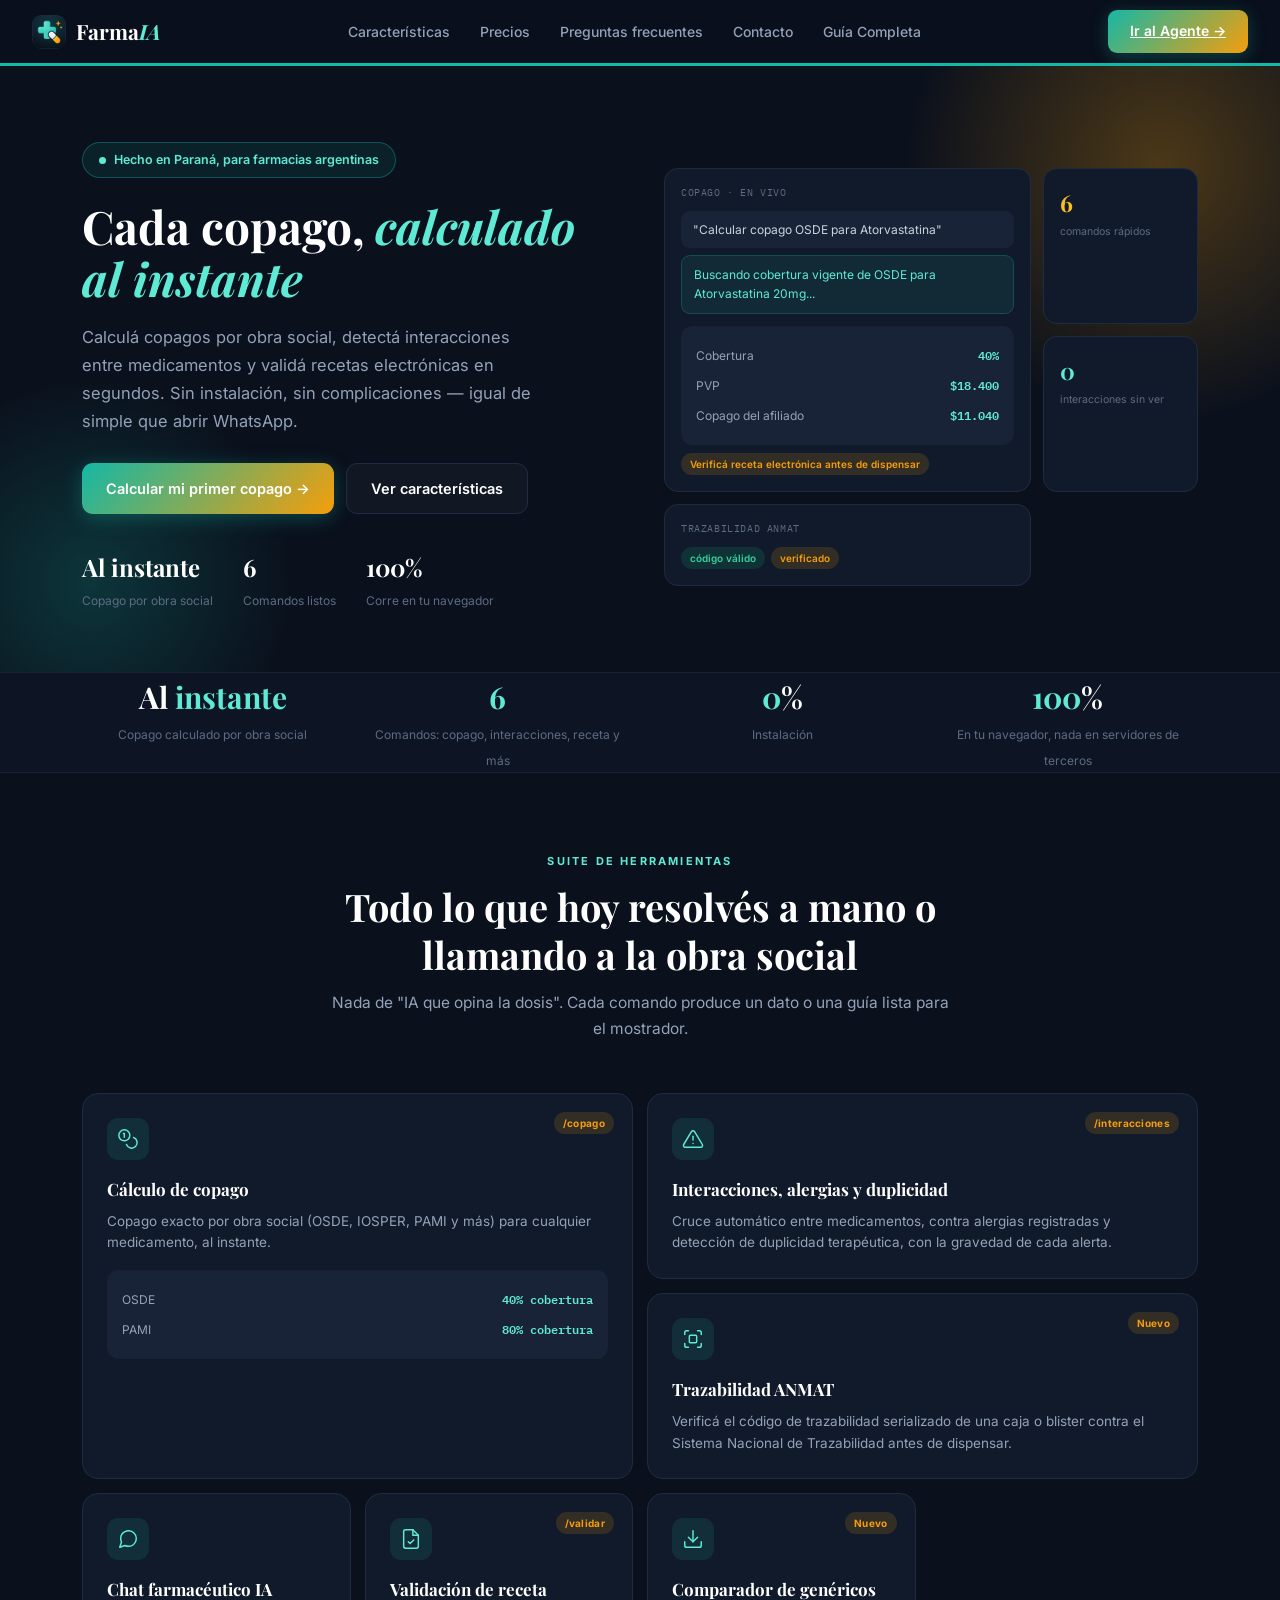
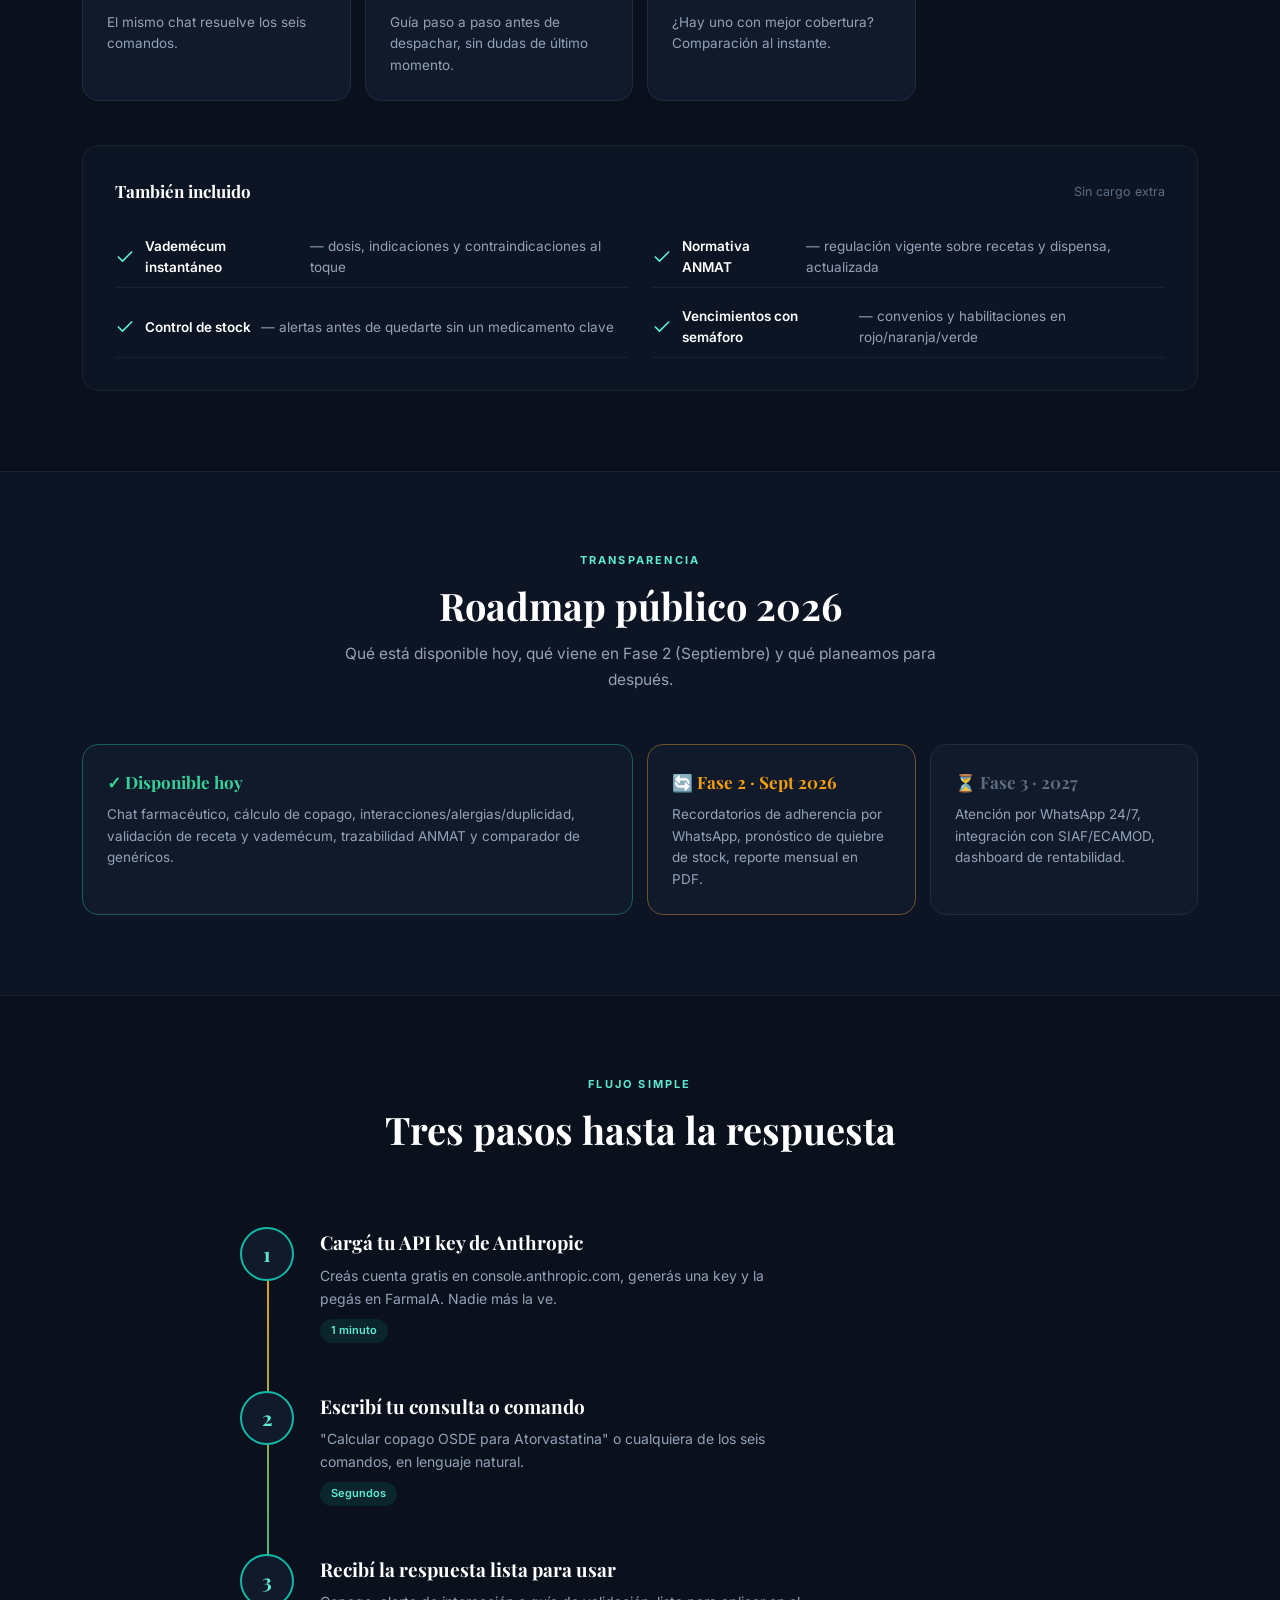
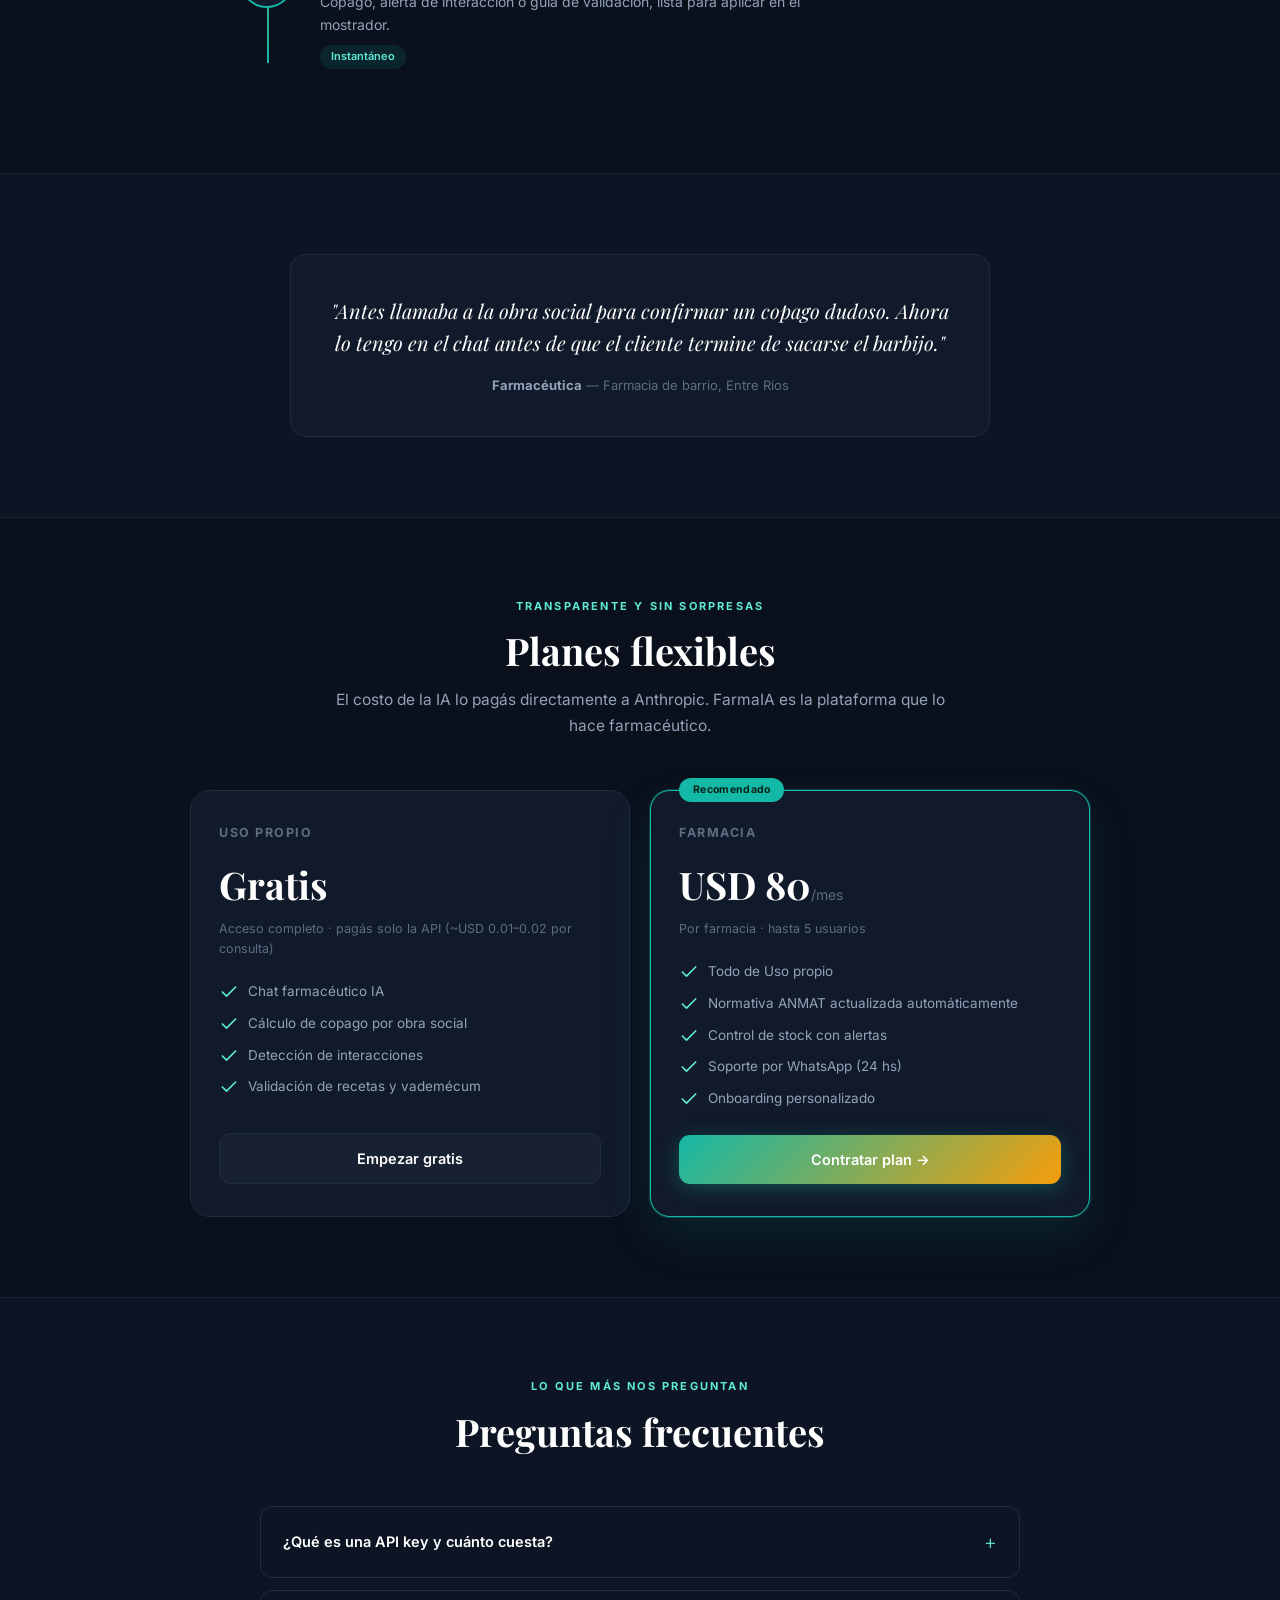
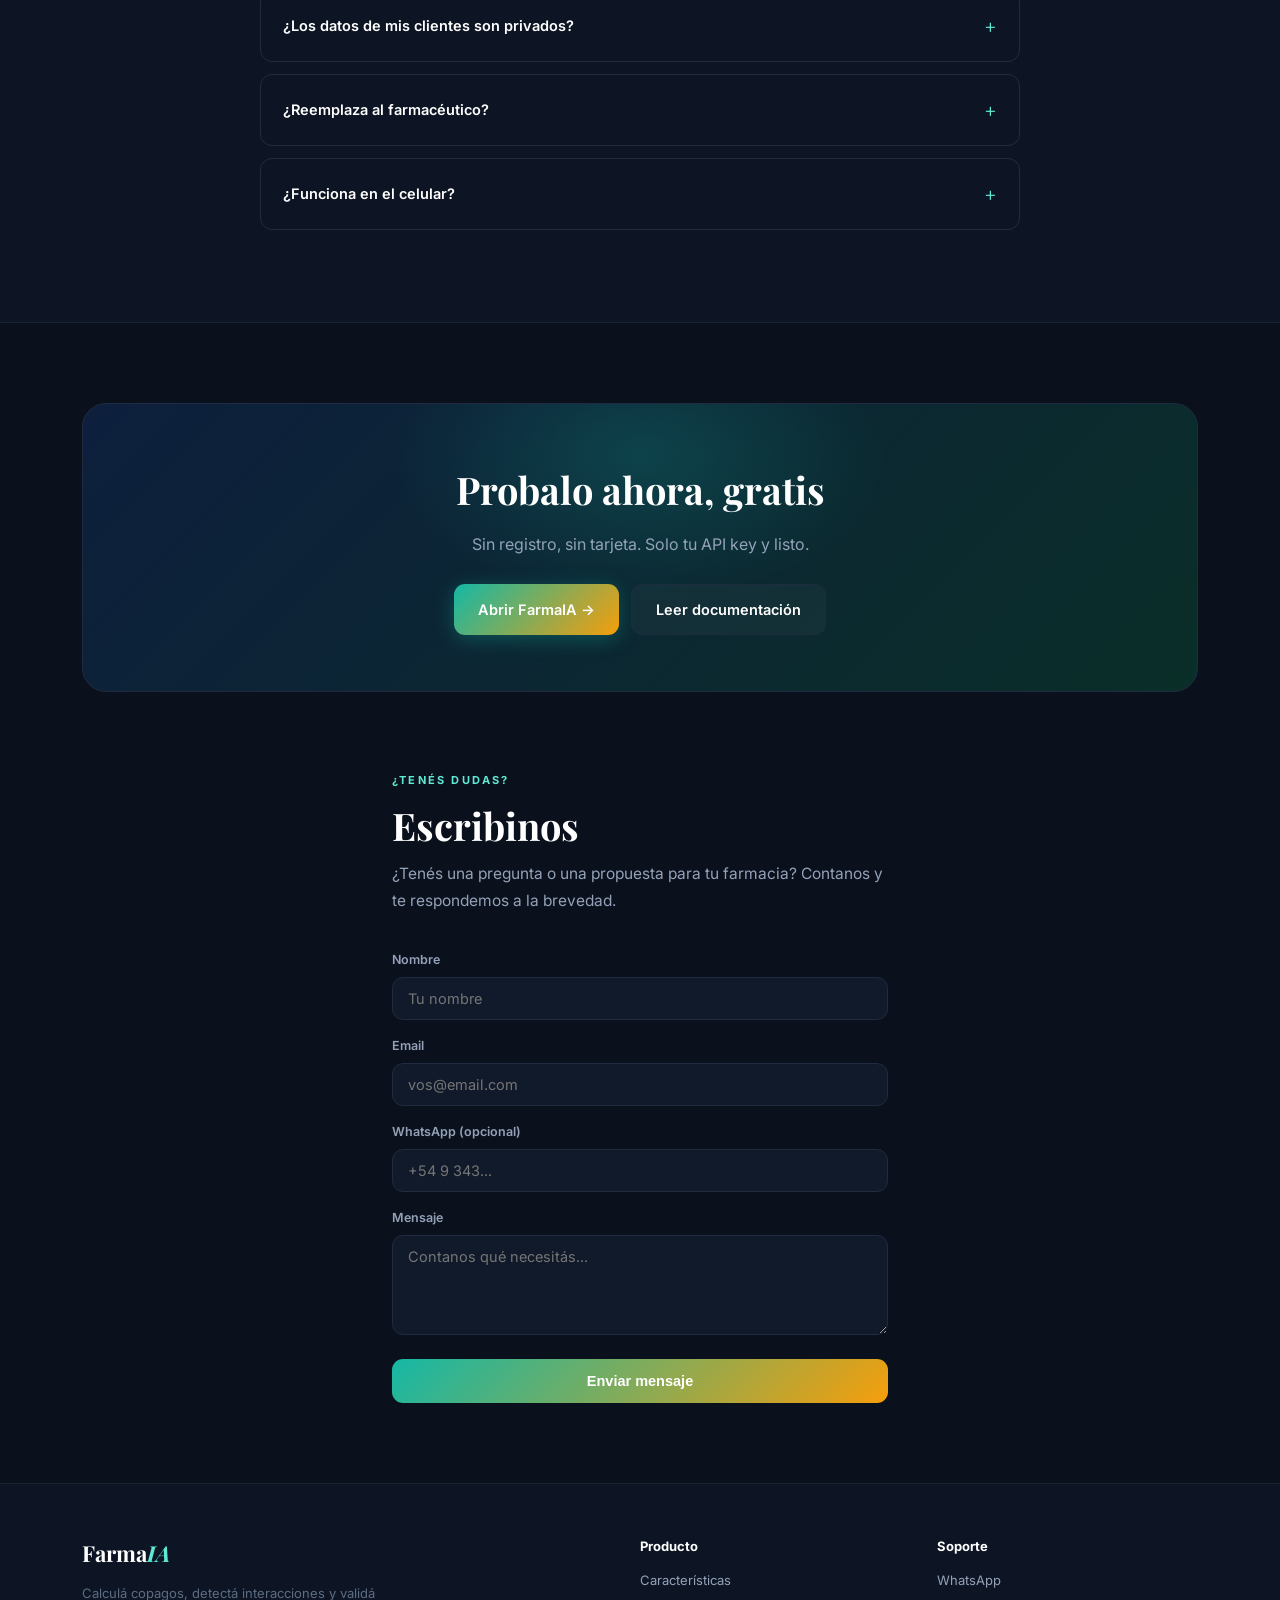
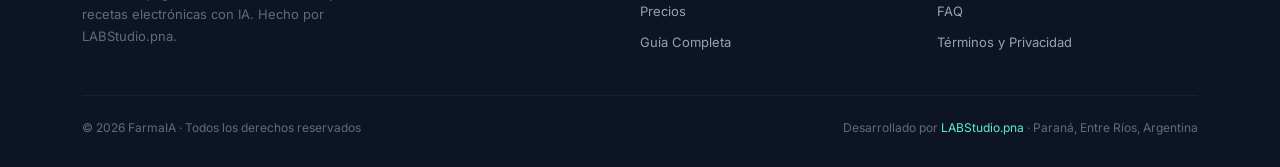
<file: index.html>
<!doctype html>
<html lang="es">
<head>
<meta charset="UTF-8">
<meta name="viewport" content="width=device-width, initial-scale=1.0">
<title>FarmaIA — Tu asistente de farmacia experto en IA</title>
<meta name="description" content="Calculá copagos por obra social, detectá interacciones entre medicamentos, validá recetas electrónicas y controlá stock con IA. El asistente para farmacias argentinas. Sin instalación, sin complicaciones.">

<link rel="icon" type="image/png" sizes="32x32" href="favicon-32.png">
<link rel="icon" type="image/png" sizes="16x16" href="favicon-16.png">
<link rel="icon" type="image/png" sizes="192x192" href="favicon-192.png">
<link rel="icon" type="image/png" sizes="512x512" href="favicon-512.png">
<link rel="apple-touch-icon" sizes="180x180" href="apple-touch-icon.png">
<link rel="shortcut icon" href="favicon.ico">
<link rel="manifest" href="site.webmanifest">
<meta name="theme-color" content="#0A101C">
<meta name="apple-mobile-web-app-capable" content="yes">
<meta name="apple-mobile-web-app-title" content="FarmaIA">

<meta property="og:type" content="website">
<meta property="og:title" content="FarmaIA — Tu asistente de farmacia experto en IA">
<meta property="og:description" content="Calculá copagos, detectá interacciones y validá recetas electrónicas con IA. Sin instalación, sin complicaciones.">
<meta property="og:image" content="https://labstudiopna.github.io/FarmaIA/og-image.png">
<meta property="og:image:width" content="1200">
<meta property="og:image:height" content="630">
<meta property="og:url" content="https://labstudiopna.github.io/FarmaIA/">
<meta name="twitter:card" content="summary_large_image">
<meta name="twitter:title" content="FarmaIA — Tu asistente de farmacia experto en IA">
<meta name="twitter:description" content="Calculá copagos, detectá interacciones y validá recetas electrónicas con IA.">
<meta name="twitter:image" content="https://labstudiopna.github.io/FarmaIA/og-image.png">

<link rel="preconnect" href="https://fonts.googleapis.com">
<link href="https://fonts.googleapis.com/css2?family=Playfair+Display:ital,wght@0,600;0,700;0,800;1,600&family=Inter:wght@400;500;600;700;800&family=IBM+Plex+Mono:wght@400;500;600&display=swap" rel="stylesheet">
<style>
*,*::before,*::after{box-sizing:border-box;margin:0;padding:0}
:root{
  --bg:#0A101C;--bg-2:#111A2A;--bg-3:#182338;--bg-soft:#0D1524;
  --border:#1F2C40;--border-soft:#182233;
  --text:#EAF0F8;--mid:#93A2B8;--dim:#5C6C82;
  --brand:#14B8A6;--brand-soft:#5EEAD4;--brand-2:#F59E0B;--brand-2-soft:#FBBF24;
  --amber:#F59E0B;--red:#F87171;--ok:#10B981;--ok-soft:#34D399;
  --serif:'Playfair Display',Georgia,serif;
  --sans:'Inter',system-ui,-apple-system,sans-serif;
  --mono:'IBM Plex Mono',monospace;
  --radius:16px;
}
</style>
<link rel="stylesheet" href="bento.css">
<script src="tracker.js" defer></script>
</head>
<body>

<nav>
  <a href="#" class="logo">
    <img src="favicon-192.png" alt="FarmaIA">
    <div class="logo-name">Farma<em>IA</em></div>
  </a>
  <ul class="nav-links">
    <li><a href="#features">Características</a></li>
    <li><a href="#pricing">Precios</a></li>
    <li><a href="#faq">Preguntas frecuentes</a></li>
    <li><a href="#contacto">Contacto</a></li>
    <li><a href="guia-completa.html" target="_blank">Guía Completa</a></li>
  </ul>
  <a href="agente-farmacia.html" class="nav-cta" id="nav-cta-desktop">Ir al Agente →</a>
  <button class="hamburger" id="hamburger" aria-label="Abrir menú" onclick="toggleMobileMenu()">
    <span></span><span></span><span></span>
  </button>
</nav>

<div class="mobile-menu" id="mobile-menu">
  <a href="#features" onclick="closeMobileMenu()">Características</a>
  <a href="#pricing" onclick="closeMobileMenu()">Precios</a>
  <a href="#faq" onclick="closeMobileMenu()">Preguntas frecuentes</a>
  <a href="#contacto" onclick="closeMobileMenu()">Contacto</a>
  <a href="guia-completa.html" target="_blank">Guía Completa</a>
  <a href="agente-farmacia.html" class="nav-cta">Ir al Agente →</a>
</div>

<!-- HERO -->
<section class="hero">
  <div class="hero-glow"></div>
  <div class="hero-glow-2"></div>
  <div class="container hero-grid">
    <div>
      <span class="pill"><span class="dot"></span>Hecho en Paraná, para farmacias argentinas</span>
      <h1>Cada copago, <em>calculado al instante</em></h1>
      <p class="lead">Calculá copagos por obra social, detectá interacciones entre medicamentos y validá recetas electrónicas en segundos. Sin instalación, sin complicaciones — igual de simple que abrir WhatsApp.</p>
      <div class="hero-cta">
        <a href="agente-farmacia.html" class="btn btn-primary">Calcular mi primer copago →</a>
        <a href="#features" class="btn btn-ghost">Ver características</a>
      </div>
      <div class="hero-stats">
        <div class="hstat"><b>Al instante</b><span>Copago por obra social</span></div>
        <div class="hstat"><b>6</b><span>Comandos listos</span></div>
        <div class="hstat"><b>100%</b><span>Corre en tu navegador</span></div>
      </div>
    </div>
    <div class="hero-bento">
      <div class="hb-tile hb-wide" style="grid-row:span 2">
        <div class="hb-tag">Copago · en vivo</div>
        <div class="hb-chat-u">"Calcular copago OSDE para Atorvastatina"</div>
        <div class="hb-chat-a">Buscando cobertura vigente de OSDE para Atorvastatina 20mg...</div>
        <div class="bento-hero-visual" style="margin-top:12px">
          <div class="bhv-row"><span>Cobertura</span><b>40%</b></div>
          <div class="bhv-row"><span>PVP</span><b>$18.400</b></div>
          <div class="bhv-row"><span>Copago del afiliado</span><b>$11.040</b></div>
        </div>
        <div class="hb-badges">
          <span class="hb-badge a">Verificá receta electrónica antes de dispensar</span>
        </div>
      </div>
      <div class="hb-tile">
        <div class="hb-big">6</div>
        <div class="hb-lbl">comandos rápidos</div>
      </div>
      <div class="hb-tile">
        <div class="hb-big g">0</div>
        <div class="hb-lbl">interacciones sin ver</div>
      </div>
      <div class="hb-tile hb-wide">
        <div class="hb-tag">Trazabilidad ANMAT</div>
        <div class="hb-badges">
          <span class="hb-badge g">código válido</span>
          <span class="hb-badge a">verificado</span>
        </div>
      </div>
    </div>
  </div>
</section>

<!-- TRUST STRIP -->
<section class="trust" style="padding:0">
  <div class="container trust-grid">
    <div class="tstat"><b>Al <em>instante</em></b><span>Copago calculado por obra social</span></div>
    <div class="tstat"><b><em>6</em></b><span>Comandos: copago, interacciones, receta y más</span></div>
    <div class="tstat"><b><em>0</em>%</b><span>Instalación</span></div>
    <div class="tstat"><b><em>100</em>%</b><span>En tu navegador, nada en servidores de terceros</span></div>
  </div>
</section>

<!-- FEATURES BENTO -->
<section id="features">
  <div class="container">
    <div class="section-head">
      <span class="eyebrow">Suite de herramientas</span>
      <h2>Todo lo que hoy resolvés a mano o llamando a la obra social</h2>
      <p>Nada de "IA que opina la dosis". Cada comando produce un dato o una guía lista para el mostrador.</p>
    </div>

    <div class="bento-grid">
      <div class="bento b-2x2">
        <span class="badge-new">/copago</span>
        <div class="icon-wrap"><svg viewBox="0 0 24 24" fill="none" stroke="currentColor" stroke-width="1.6" stroke-linecap="round" stroke-linejoin="round" width="22" height="22"><circle cx="8" cy="8" r="6"/><path d="M18.09 10.37A6 6 0 1 1 10.34 18M7 6h1v4"/></svg></div>
        <h3>Cálculo de copago</h3>
        <p>Copago exacto por obra social (OSDE, IOSPER, PAMI y más) para cualquier medicamento, al instante.</p>
        <div class="bento-hero-visual">
          <div class="bhv-row"><span>OSDE</span><b>40% cobertura</b></div>
          <div class="bhv-row"><span>PAMI</span><b>80% cobertura</b></div>
        </div>
      </div>
      <div class="bento b-2x1">
        <span class="badge-new">/interacciones</span>
        <div class="icon-wrap"><svg viewBox="0 0 24 24" fill="none" stroke="currentColor" stroke-width="1.6" stroke-linecap="round" stroke-linejoin="round" width="22" height="22"><path d="M10.29 3.86 1.82 18a2 2 0 0 0 1.71 3h16.94a2 2 0 0 0 1.71-3L13.71 3.86a2 2 0 0 0-3.42 0z"/><line x1="12" y1="9" x2="12" y2="13"/><line x1="12" y1="17" x2="12.01" y2="17"/></svg></div>
        <h3>Interacciones, alergias y duplicidad</h3>
        <p>Cruce automático entre medicamentos, contra alergias registradas y detección de duplicidad terapéutica, con la gravedad de cada alerta.</p>
      </div>
      <div class="bento b-2x1">
        <span class="badge-new">Nuevo</span>
        <div class="icon-wrap"><svg viewBox="0 0 24 24" fill="none" stroke="currentColor" stroke-width="1.6" stroke-linecap="round" stroke-linejoin="round" width="22" height="22"><path d="M3 7V5a2 2 0 0 1 2-2h2M17 3h2a2 2 0 0 1 2 2v2M21 17v2a2 2 0 0 1-2 2h-2M7 21H5a2 2 0 0 1-2-2v-2"/><rect x="8" y="8" width="8" height="8" rx="1"/></svg></div>
        <h3>Trazabilidad ANMAT</h3>
        <p>Verificá el código de trazabilidad serializado de una caja o blister contra el Sistema Nacional de Trazabilidad antes de dispensar.</p>
      </div>
      <div class="bento b-1x1">
        <div class="icon-wrap"><svg viewBox="0 0 24 24" fill="none" stroke="currentColor" stroke-width="1.6" stroke-linecap="round" stroke-linejoin="round" width="22" height="22"><path d="M21 11.5a8.38 8.38 0 0 1-.9 3.8 8.5 8.5 0 0 1-7.6 4.7 8.38 8.38 0 0 1-3.8-.9L3 21l1.9-5.7a8.38 8.38 0 0 1-.9-3.8 8.5 8.5 0 0 1 4.7-7.6 8.38 8.38 0 0 1 3.8-.9h.5a8.48 8.48 0 0 1 8 8v.5z"/></svg></div>
        <h3>Chat farmacéutico IA</h3>
        <p>El mismo chat resuelve los seis comandos.</p>
      </div>
      <div class="bento b-1x1">
        <span class="badge-new">/validar</span>
        <div class="icon-wrap"><svg viewBox="0 0 24 24" fill="none" stroke="currentColor" stroke-width="1.6" stroke-linecap="round" stroke-linejoin="round" width="22" height="22"><path d="M14 2H6a2 2 0 0 0-2 2v16a2 2 0 0 0 2 2h12a2 2 0 0 0 2-2V8z"/><path d="M14 2v6h6"/><path d="M9 15l2 2 4-4"/></svg></div>
        <h3>Validación de receta</h3>
        <p>Guía paso a paso antes de despachar, sin dudas de último momento.</p>
      </div>
      <div class="bento b-1x1">
        <span class="badge-new">Nuevo</span>
        <div class="icon-wrap"><svg viewBox="0 0 24 24" fill="none" stroke="currentColor" stroke-width="1.6" stroke-linecap="round" stroke-linejoin="round" width="22" height="22"><path d="M21 15v4a2 2 0 0 1-2 2H5a2 2 0 0 1-2-2v-4"/><polyline points="7 10 12 15 17 10"/><line x1="12" y1="15" x2="12" y2="3"/></svg></div>
        <h3>Comparador de genéricos</h3>
        <p>¿Hay uno con mejor cobertura? Comparación al instante.</p>
      </div>
    </div>

    <div class="included">
      <div class="included-head">
        <h4>También incluido</h4>
        <span>Sin cargo extra</span>
      </div>
      <div class="included-grid">
        <div class="inc-item"><span class="icon"><svg viewBox="0 0 24 24" fill="none" stroke="currentColor" stroke-width="2" stroke-linecap="round" stroke-linejoin="round" width="16" height="16"><polyline points="20 6 9 17 4 12"/></svg></span><b>Vademécum instantáneo</b> — dosis, indicaciones y contraindicaciones al toque</div>
        <div class="inc-item"><span class="icon"><svg viewBox="0 0 24 24" fill="none" stroke="currentColor" stroke-width="2" stroke-linecap="round" stroke-linejoin="round" width="16" height="16"><polyline points="20 6 9 17 4 12"/></svg></span><b>Normativa ANMAT</b> — regulación vigente sobre recetas y dispensa, actualizada</div>
        <div class="inc-item"><span class="icon"><svg viewBox="0 0 24 24" fill="none" stroke="currentColor" stroke-width="2" stroke-linecap="round" stroke-linejoin="round" width="16" height="16"><polyline points="20 6 9 17 4 12"/></svg></span><b>Control de stock</b> — alertas antes de quedarte sin un medicamento clave</div>
        <div class="inc-item"><span class="icon"><svg viewBox="0 0 24 24" fill="none" stroke="currentColor" stroke-width="2" stroke-linecap="round" stroke-linejoin="round" width="16" height="16"><polyline points="20 6 9 17 4 12"/></svg></span><b>Vencimientos con semáforo</b> — convenios y habilitaciones en rojo/naranja/verde</div>
      </div>
    </div>
  </div>
</section>

<!-- ROADMAP -->
<section style="background:var(--bg-soft);border-top:1px solid var(--border-soft);border-bottom:1px solid var(--border-soft)">
  <div class="container">
    <div class="section-head">
      <span class="eyebrow">Transparencia</span>
      <h2>Roadmap público 2026</h2>
      <p>Qué está disponible hoy, qué viene en Fase 2 (Septiembre) y qué planeamos para después.</p>
    </div>
    <div class="bento-grid">
      <div class="bento b-2x1" style="border-color:color-mix(in srgb, var(--ok) 35%, var(--border))">
        <h3 style="color:var(--ok-soft)">✓ Disponible hoy</h3>
        <p>Chat farmacéutico, cálculo de copago, interacciones/alergias/duplicidad, validación de receta y vademécum, trazabilidad ANMAT y comparador de genéricos.</p>
      </div>
      <div class="bento b-1x1" style="border-color:color-mix(in srgb, var(--amber) 35%, var(--border))">
        <h3 style="color:var(--amber)">🔄 Fase 2 · Sept 2026</h3>
        <p>Recordatorios de adherencia por WhatsApp, pronóstico de quiebre de stock, reporte mensual en PDF.</p>
      </div>
      <div class="bento b-1x1">
        <h3 style="color:var(--dim)">⏳ Fase 3 · 2027</h3>
        <p>Atención por WhatsApp 24/7, integración con SIAF/ECAMOD, dashboard de rentabilidad.</p>
      </div>
    </div>
  </div>
</section>

<!-- STEPS -->
<section>
  <div class="container">
    <div class="section-head">
      <span class="eyebrow">Flujo simple</span>
      <h2>Tres pasos hasta la respuesta</h2>
    </div>
    <div class="steps-wrap">
      <div class="step">
        <div class="stepn">1</div>
        <div>
          <div class="stept">Cargá tu API key de Anthropic</div>
          <div class="stepd">Creás cuenta gratis en console.anthropic.com, generás una key y la pegás en FarmaIA. Nadie más la ve.</div>
          <span class="stag">1 minuto</span>
        </div>
      </div>
      <div class="step">
        <div class="stepn">2</div>
        <div>
          <div class="stept">Escribí tu consulta o comando</div>
          <div class="stepd">"Calcular copago OSDE para Atorvastatina" o cualquiera de los seis comandos, en lenguaje natural.</div>
          <span class="stag">Segundos</span>
        </div>
      </div>
      <div class="step">
        <div class="stepn">3</div>
        <div>
          <div class="stept">Recibí la respuesta lista para usar</div>
          <div class="stepd">Copago, alerta de interacción o guía de validación, lista para aplicar en el mostrador.</div>
          <span class="stag">Instantáneo</span>
        </div>
      </div>
    </div>
  </div>
</section>

<!-- TESTIMONIAL -->
<section style="background:var(--bg-soft);border-top:1px solid var(--border-soft);border-bottom:1px solid var(--border-soft)">
  <div class="container">
    <div class="bento" style="max-width:700px;margin:0 auto;text-align:center;padding:40px">
      <p style="font-family:var(--serif);font-size:20px;font-style:italic;color:#fff;line-height:1.6;margin-bottom:16px">"Antes llamaba a la obra social para confirmar un copago dudoso. Ahora lo tengo en el chat antes de que el cliente termine de sacarse el barbijo."</p>
      <div style="font-size:13px;color:var(--dim)"><b style="color:var(--mid)">Farmacéutica</b> — Farmacia de barrio, Entre Ríos</div>
    </div>
  </div>
</section>

<!-- PRICING -->
<section id="pricing">
  <div class="container">
    <div class="section-head">
      <span class="eyebrow">Transparente y sin sorpresas</span>
      <h2>Planes flexibles</h2>
      <p>El costo de la IA lo pagás directamente a Anthropic. FarmaIA es la plataforma que lo hace farmacéutico.</p>
    </div>
    <div class="pgrid">
      <div class="plan">
        <h3>Uso propio</h3>
        <div class="price">Gratis</div>
        <div class="period">Acceso completo · pagás solo la API (~USD 0.01–0.02 por consulta)</div>
        <ul>
          <li><span class="icon"><svg viewBox="0 0 24 24" fill="none" stroke="currentColor" stroke-width="2" stroke-linecap="round" stroke-linejoin="round" width="16" height="16"><polyline points="20 6 9 17 4 12"/></svg></span>Chat farmacéutico IA</li>
          <li><span class="icon"><svg viewBox="0 0 24 24" fill="none" stroke="currentColor" stroke-width="2" stroke-linecap="round" stroke-linejoin="round" width="16" height="16"><polyline points="20 6 9 17 4 12"/></svg></span>Cálculo de copago por obra social</li>
          <li><span class="icon"><svg viewBox="0 0 24 24" fill="none" stroke="currentColor" stroke-width="2" stroke-linecap="round" stroke-linejoin="round" width="16" height="16"><polyline points="20 6 9 17 4 12"/></svg></span>Detección de interacciones</li>
          <li><span class="icon"><svg viewBox="0 0 24 24" fill="none" stroke="currentColor" stroke-width="2" stroke-linecap="round" stroke-linejoin="round" width="16" height="16"><polyline points="20 6 9 17 4 12"/></svg></span>Validación de recetas y vademécum</li>
        </ul>
        <a href="agente-farmacia.html" class="btn btn-ghost" style="justify-content:center">Empezar gratis</a>
      </div>
      <div class="plan feat">
        <span class="plan-badge">Recomendado</span>
        <h3>Farmacia</h3>
        <div class="price">USD 80<small>/mes</small></div>
        <div class="period">Por farmacia · hasta 5 usuarios</div>
        <ul>
          <li><span class="icon"><svg viewBox="0 0 24 24" fill="none" stroke="currentColor" stroke-width="2" stroke-linecap="round" stroke-linejoin="round" width="16" height="16"><polyline points="20 6 9 17 4 12"/></svg></span>Todo de Uso propio</li>
          <li><span class="icon"><svg viewBox="0 0 24 24" fill="none" stroke="currentColor" stroke-width="2" stroke-linecap="round" stroke-linejoin="round" width="16" height="16"><polyline points="20 6 9 17 4 12"/></svg></span>Normativa ANMAT actualizada automáticamente</li>
          <li><span class="icon"><svg viewBox="0 0 24 24" fill="none" stroke="currentColor" stroke-width="2" stroke-linecap="round" stroke-linejoin="round" width="16" height="16"><polyline points="20 6 9 17 4 12"/></svg></span>Control de stock con alertas</li>
          <li><span class="icon"><svg viewBox="0 0 24 24" fill="none" stroke="currentColor" stroke-width="2" stroke-linecap="round" stroke-linejoin="round" width="16" height="16"><polyline points="20 6 9 17 4 12"/></svg></span>Soporte por WhatsApp (24 hs)</li>
          <li><span class="icon"><svg viewBox="0 0 24 24" fill="none" stroke="currentColor" stroke-width="2" stroke-linecap="round" stroke-linejoin="round" width="16" height="16"><polyline points="20 6 9 17 4 12"/></svg></span>Onboarding personalizado</li>
        </ul>
        <a href="agente-farmacia.html" class="btn btn-primary" style="justify-content:center">Contratar plan →</a>
      </div>
    </div>
  </div>
</section>

<!-- FAQ -->
<section id="faq" style="background:var(--bg-soft);border-top:1px solid var(--border-soft);border-bottom:1px solid var(--border-soft)">
  <div class="container">
    <div class="section-head">
      <span class="eyebrow">Lo que más nos preguntan</span>
      <h2>Preguntas frecuentes</h2>
    </div>
    <div class="faq-wrap">
      <div class="faqitem">
        <div class="faqq" onclick="toggleFaq(this)">¿Qué es una API key y cuánto cuesta?<span class="faqico">+</span></div>
        <div class="faqa">Es una clave personal para usar la IA de Anthropic. Creás cuenta gratis en console.anthropic.com, cargás crédito y generás tu key. Con USD 5 hacés varios cientos de consultas.</div>
      </div>
      <div class="faqitem">
        <div class="faqq" onclick="toggleFaq(this)">¿Los datos de mis clientes son privados?<span class="faqico">+</span></div>
        <div class="faqa">Sí. FarmaIA no tiene backend propio. Tu API key y las consultas van directo de tu navegador a Anthropic. Al cerrar la pestaña, todo se borra del dispositivo salvo lo que decidas guardar.</div>
      </div>
      <div class="faqitem">
        <div class="faqq" onclick="toggleFaq(this)">¿Reemplaza al farmacéutico?<span class="faqico">+</span></div>
        <div class="faqa">No. Es una herramienta de apoyo. Acelera cálculos y detecta alertas, pero la validación final de cualquier dispensa siempre es de un profesional matriculado.</div>
      </div>
      <div class="faqitem">
        <div class="faqq" onclick="toggleFaq(this)">¿Funciona en el celular?<span class="faqico">+</span></div>
        <div class="faqa">Sí, es responsive. Funciona bien en smartphone y tablet detrás del mostrador, sin instalar ninguna app.</div>
      </div>
    </div>
  </div>
</section>

<!-- CTA FINAL -->
<section id="contacto">
  <div class="container">
    <div class="cta-final">
      <h2>Probalo ahora, gratis</h2>
      <p>Sin registro, sin tarjeta. Solo tu API key y listo.</p>
      <div class="hero-cta">
        <a href="agente-farmacia.html" class="btn btn-primary">Abrir FarmaIA →</a>
        <a href="guia-completa.html" target="_blank" class="btn btn-ghost">Leer documentación</a>
      </div>
    </div>
  </div>
</section>

<!-- CONTACTO -->
<section style="padding-top:0">
  <div class="container contact-wrap">
    <div class="section-head" style="text-align:left;margin-bottom:0">
      <span class="eyebrow">¿Tenés dudas?</span>
      <h2>Escribinos</h2>
      <p>¿Tenés una pregunta o una propuesta para tu farmacia? Contanos y te respondemos a la brevedad.</p>
    </div>
    <form class="cform" id="contactForm" action="https://formspree.io/f/mojgnpzn" method="POST">
      <div class="cfield">
        <label for="cf-name">Nombre</label>
        <input id="cf-name" type="text" name="name" required placeholder="Tu nombre">
      </div>
      <div class="cfield">
        <label for="cf-email">Email</label>
        <input id="cf-email" type="email" name="email" required placeholder="vos@email.com">
      </div>
      <div class="cfield">
        <label for="cf-whatsapp">WhatsApp (opcional)</label>
        <input id="cf-whatsapp" type="tel" name="whatsapp" placeholder="+54 9 343...">
      </div>
      <div class="cfield">
        <label for="cf-msg">Mensaje</label>
        <textarea id="cf-msg" name="message" required placeholder="Contanos qué necesitás..."></textarea>
      </div>
      <input type="hidden" name="_subject" value="Nuevo contacto — FarmaIA">
      <button type="submit" class="cform-submit" id="cform-submit">Enviar mensaje</button>
      <div class="cform-status" id="cform-status" role="status" aria-live="polite"></div>
    </form>
  </div>
</section>

<!-- FOOTER -->
<footer class="site">
  <div class="container">
    <div class="foot-grid">
      <div class="foot-brand">
        <div class="logo-name">Farma<em>IA</em></div>
        <p>Calculá copagos, detectá interacciones y validá recetas electrónicas con IA. Hecho por LABStudio.pna.</p>
      </div>
      <div class="foot-links">
        <b>Producto</b>
        <a href="#features">Características</a>
        <a href="#pricing">Precios</a>
        <a href="guia-completa.html">Guía Completa</a>
      </div>
      <div class="foot-links">
        <b>Soporte</b>
        <a href="https://wa.me/5493435344597?text=Hola,%20quiero%20info%20sobre%20FarmaIA">WhatsApp</a>
        <a href="#faq">FAQ</a>
        <a href="terminos.html">Términos y Privacidad</a>
      </div>
    </div>
    <div class="foot-bottom">
      <span>© 2026 FarmaIA · Todos los derechos reservados</span>
      <span>Desarrollado por <a href="https://labstudiopna.github.io" target="_blank">LABStudio.pna</a> · Paraná, Entre Ríos, Argentina</span>
    </div>
  </div>
</footer>

<script>
function toggleMobileMenu(){
  document.getElementById('hamburger').classList.toggle('active');
  document.getElementById('mobile-menu').classList.toggle('active');
}
function closeMobileMenu(){
  document.getElementById('hamburger').classList.remove('active');
  document.getElementById('mobile-menu').classList.remove('active');
}
document.querySelector('.logo').addEventListener('click', closeMobileMenu);

function toggleFaq(el){
  const item=el.parentElement;
  const isOpen=item.classList.contains('open');
  document.querySelectorAll('.faqitem').forEach(i=>i.classList.remove('open'));
  if(!isOpen)item.classList.add('open');
}

(function(){
  const isTouch = window.matchMedia('(hover: none)').matches;
  const cards = document.querySelectorAll('.bento, .hb-tile');
  cards.forEach(card => {
    card.addEventListener('mousemove', (e) => {
      const r = card.getBoundingClientRect();
      card.style.setProperty('--mx', (e.clientX - r.left) + 'px');
      card.style.setProperty('--my', (e.clientY - r.top) + 'px');
      if (isTouch) return;
      const rx = (((e.clientY - r.top) / r.height) - 0.5) * -4;
      const ry = (((e.clientX - r.left) / r.width) - 0.5) * 4;
      card.style.transform = `perspective(700px) rotateX(${rx}deg) rotateY(${ry}deg) translateY(-2px)`;
    });
    card.addEventListener('mouseleave', () => {
      card.style.transform = 'perspective(700px) rotateX(0) rotateY(0) translateY(0)';
    });
  });
})();

const obs = new IntersectionObserver(entries => {
  entries.forEach(e => {
    if (e.isIntersecting) { e.target.style.opacity = '1'; e.target.style.transform = 'translateY(0)'; }
  });
}, { threshold: 0.1 });
document.querySelectorAll('.bento, .step, .plan, .hb-tile').forEach(el => {
  el.style.opacity = '0'; el.style.transform = 'translateY(16px)';
  el.style.transition = 'opacity .5s ease, transform .5s ease';
  obs.observe(el);
});

const contactForm = document.getElementById('contactForm');
if (contactForm) {
  contactForm.addEventListener('submit', async (e) => {
    e.preventDefault();
    const btn = document.getElementById('cform-submit');
    const status = document.getElementById('cform-status');
    btn.disabled = true;
    btn.textContent = 'Enviando...';
    status.className = 'cform-status show';
    status.textContent = '';
    try {
      const res = await fetch(contactForm.action, { method: 'POST', body: new FormData(contactForm), headers: { 'Accept': 'application/json' } });
      if (res.ok) {
        status.className = 'cform-status show ok';
        status.textContent = '¡Listo! Te respondemos a la brevedad.';
        contactForm.reset();
      } else { throw new Error('error'); }
    } catch (err) {
      status.className = 'cform-status show err';
      status.textContent = 'No pudimos enviar el mensaje. Escribinos por WhatsApp.';
    } finally {
      btn.disabled = false;
      btn.textContent = 'Enviar mensaje';
    }
  });
}
</script>
</body>
</html>
</file>
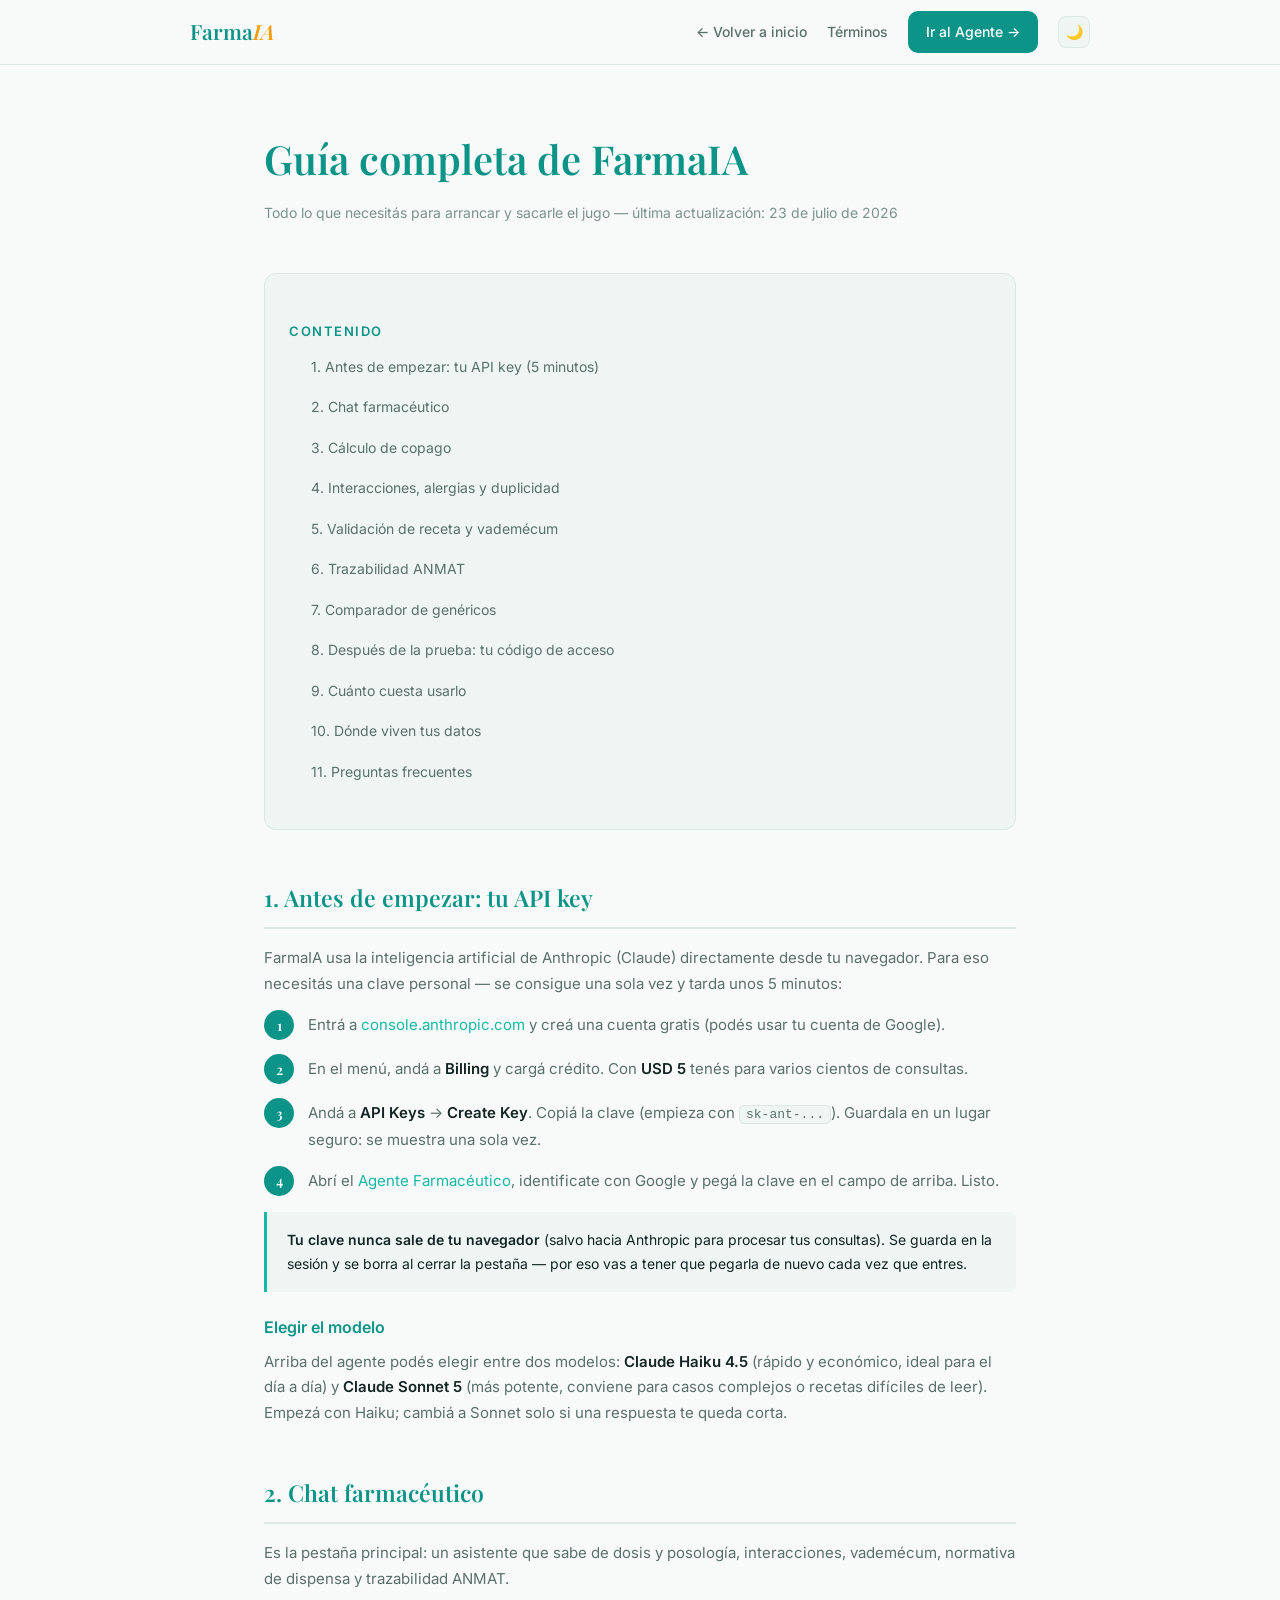
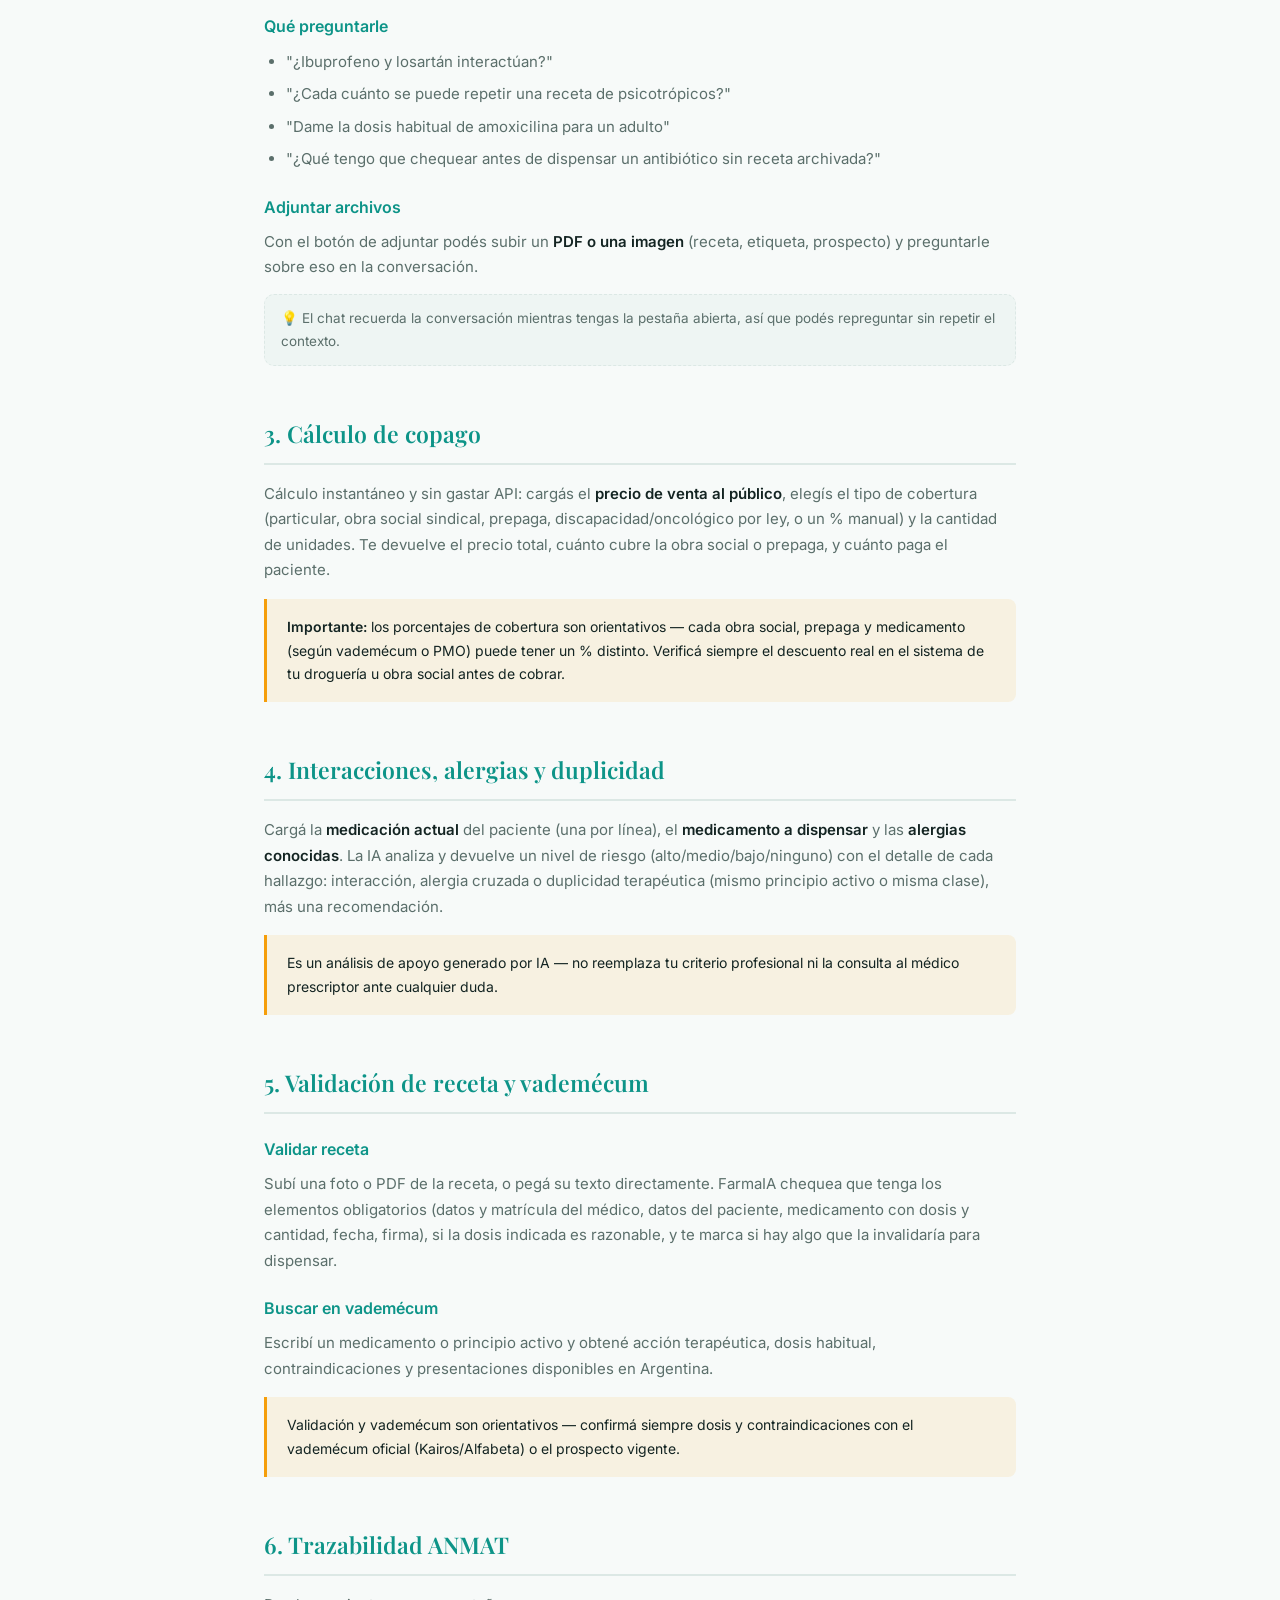
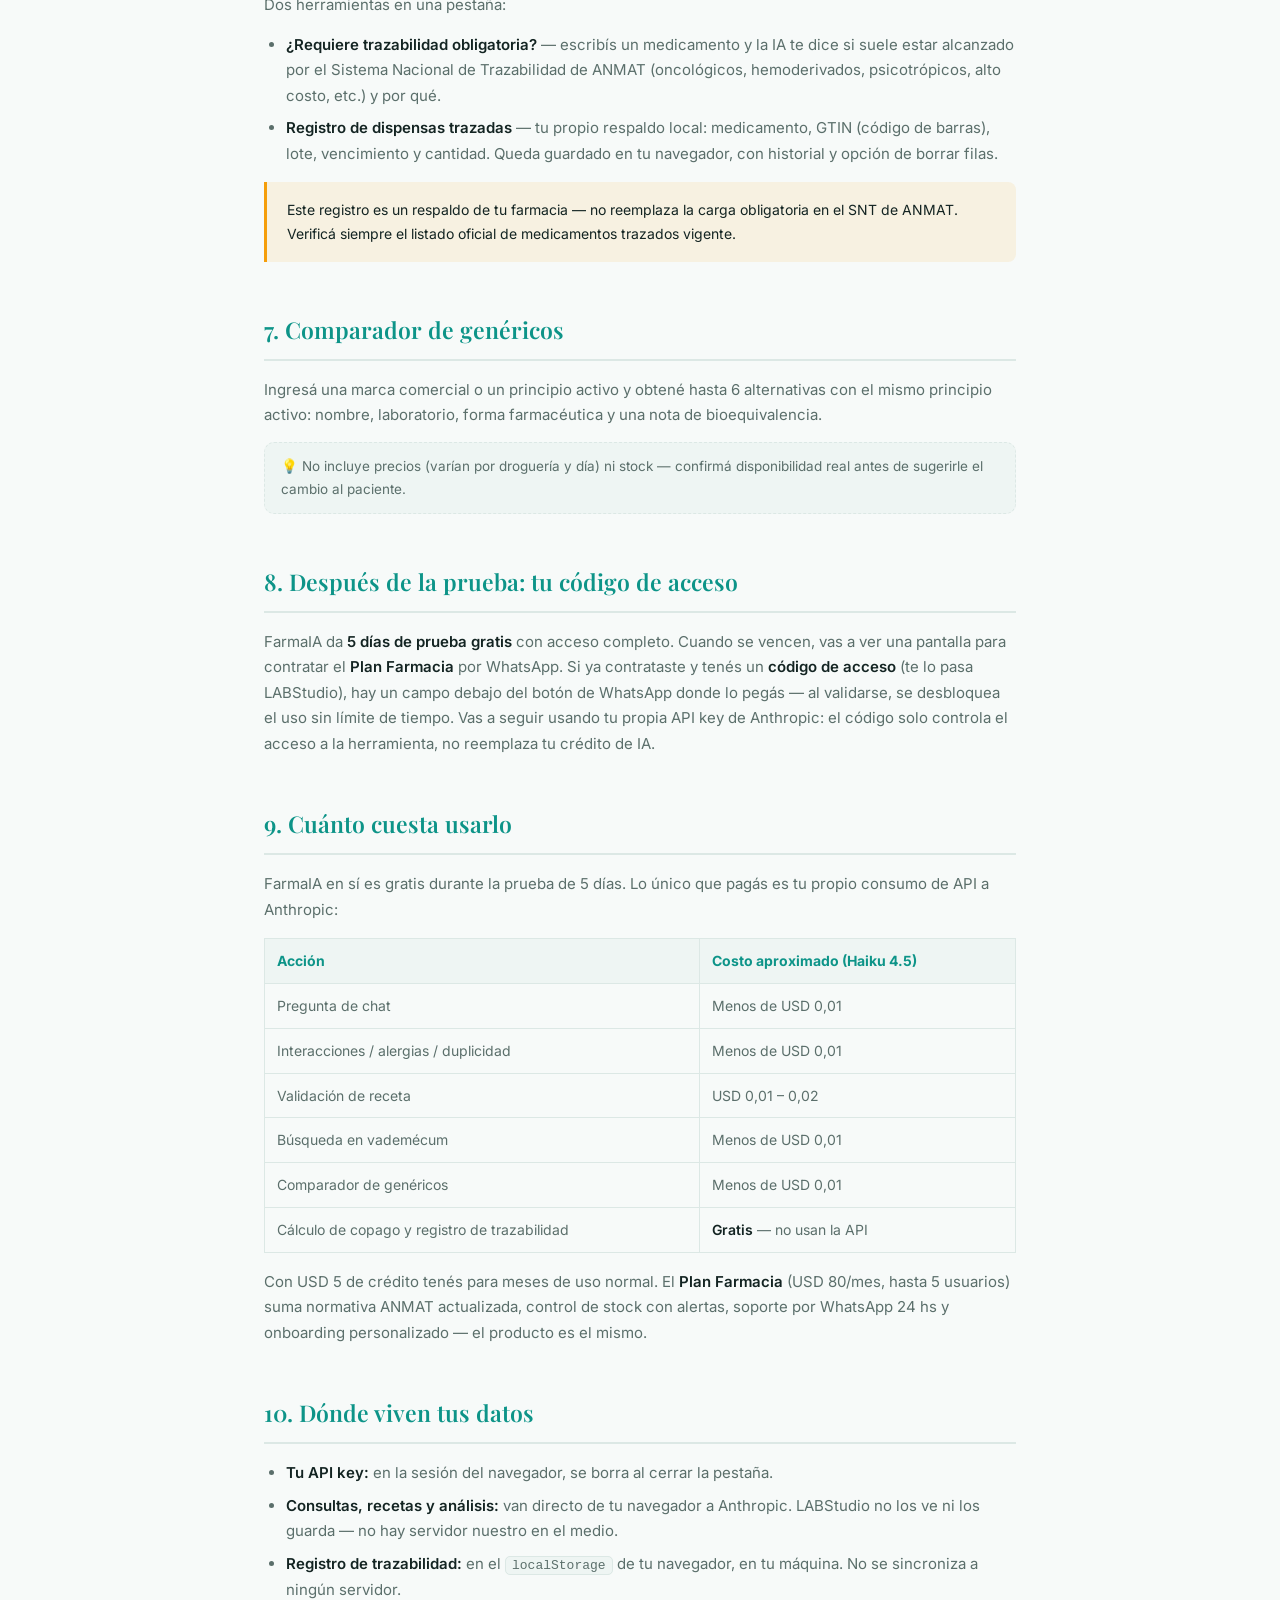
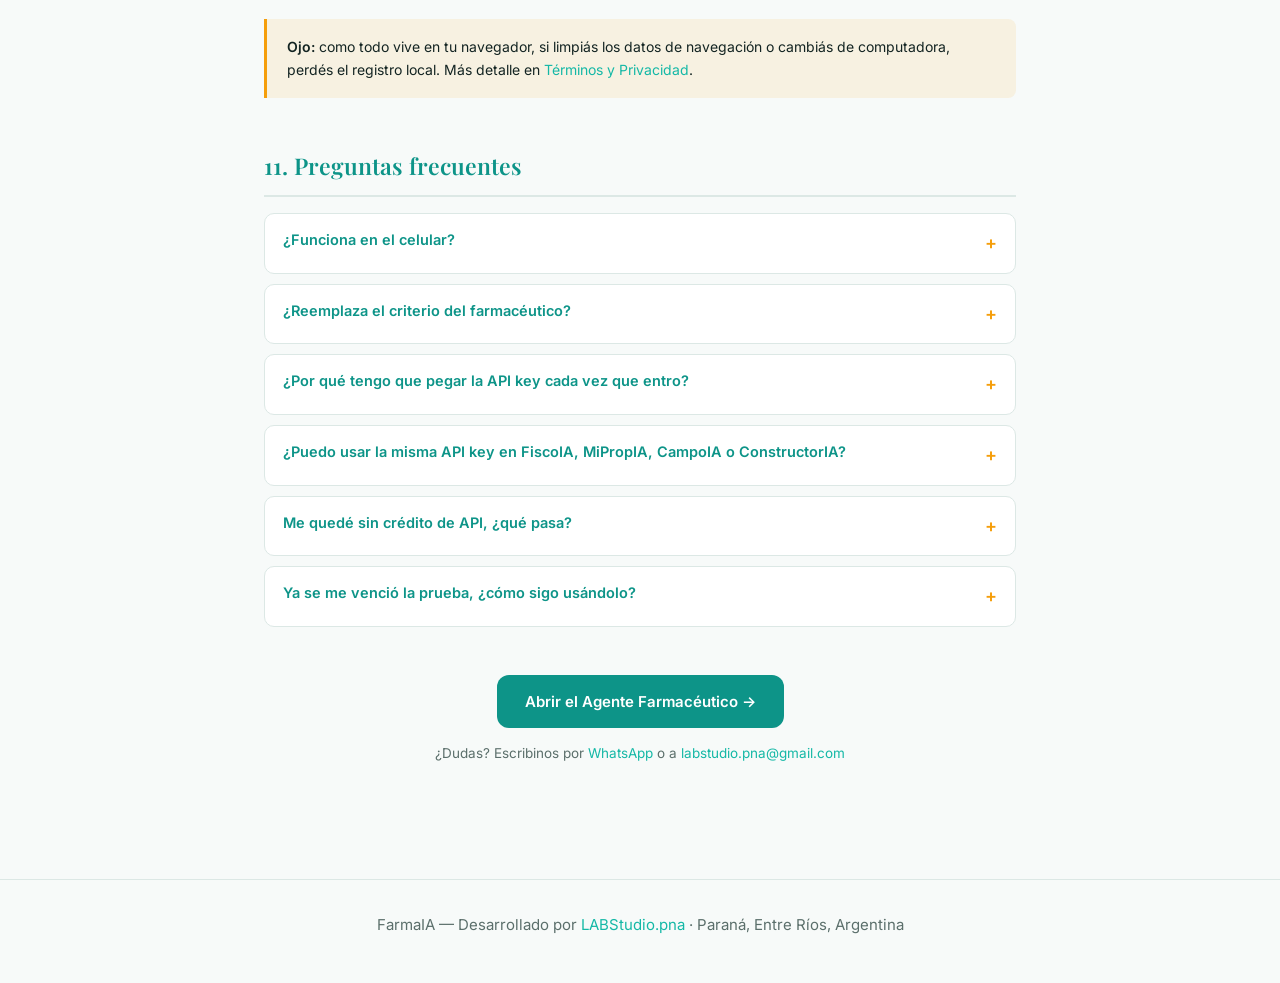
<file: guia-completa.html>
<!DOCTYPE html>
<html lang="es">
<head>
<meta charset="UTF-8">
<meta name="viewport" content="width=device-width, initial-scale=1.0">
<title>Guía completa — FarmaIA</title>
<meta name="description" content="Guía completa de FarmaIA: cómo conseguir tu API key, calcular copagos, revisar interacciones, validar recetas, llevar trazabilidad ANMAT y comparar genéricos.">
<link rel="icon" type="image/png" sizes="32x32" href="favicon-32.png">
<link rel="icon" type="image/png" sizes="192x192" href="favicon-192.png">
<link rel="shortcut icon" href="favicon.ico">
<link href="https://fonts.googleapis.com/css2?family=Playfair+Display:ital,wght@0,500;0,600;0,700;1,500&family=Inter:wght@400;500;600;700&display=swap" rel="stylesheet">
<style>
*,*::before,*::after{box-sizing:border-box;margin:0;padding:0}
:root{
  --brand:#0D9488;--brand-light:#14B8A6;--accent:#F59E0B;
  --border:#DCE8E5;--text:#132422;--mid:#5B6F6B;--dim:#7C918D;
  --heading:#0D9488;
  --bg-page:#F7FAF9;--surface:#fff;--surface-2:#EEF5F3;
  --serif:'Playfair Display',Georgia,serif;
  --sans:'Inter',system-ui,sans-serif;
}
[data-theme="dark"]{
  --border:rgba(255,255,255,.12);--text:#EAF3F1;--mid:#9FB3AF;--dim:#7C918D;
  --heading:#5EEAD4;
  --bg-page:#0B1615;--surface:#152825;--surface-2:#111F1D;
}
body{font-family:var(--sans);color:var(--text);background:var(--bg-page);line-height:1.7;transition:background .2s,color .2s}

header{position:sticky;top:0;z-index:100;background:var(--bg-page);border-bottom:1px solid var(--border);padding:0 24px}
.nav{max-width:900px;margin:0 auto;height:64px;display:flex;align-items:center;justify-content:space-between}
.logo{font-family:var(--serif);font-weight:600;font-size:21px;color:var(--heading);text-decoration:none}
.logo em{font-style:italic;color:var(--accent)}
.nav-links{display:flex;gap:20px;align-items:center}
.nav-links a{color:var(--mid);text-decoration:none;font-size:14px;font-weight:500}
.nav-links a:hover{color:var(--heading)}
.nav-cta{background:var(--brand);color:#fff !important;padding:9px 18px;border-radius:10px;font-weight:600}
#theme-toggle{background:var(--surface-2);border:1px solid var(--border);border-radius:8px;width:32px;height:32px;display:flex;align-items:center;justify-content:center;cursor:pointer;font-size:14px}

.container{max-width:800px;margin:0 auto;padding:60px 24px 100px}
h1{font-family:var(--serif);font-size:clamp(28px,4vw,40px);font-weight:600;color:var(--heading);margin-bottom:8px}
.subtitulo{color:var(--dim);font-size:14px;margin-bottom:48px}
.toc{background:var(--surface-2);border:1px solid var(--border);border-radius:12px;padding:24px;margin-bottom:48px}
.toc h3{font-size:13px;color:var(--heading);margin-bottom:12px;text-transform:uppercase;letter-spacing:.12em;font-family:var(--sans);font-weight:600}
.toc ul{list-style:none;display:flex;flex-direction:column;gap:8px}
.toc a{color:var(--mid);text-decoration:none;font-size:14px}
.toc a:hover{color:var(--brand-light)}

section{margin-bottom:48px;scroll-margin-top:80px}
h2{font-family:var(--serif);font-size:23px;font-weight:600;color:var(--heading);margin-bottom:16px;padding-bottom:10px;border-bottom:2px solid var(--border)}
h3{font-size:16px;font-weight:600;color:var(--heading);margin:22px 0 8px}
p{color:var(--mid);margin-bottom:14px;font-size:15px}
ul,ol{color:var(--mid);margin:0 0 14px 22px;font-size:15px}
li{margin-bottom:7px}
strong{color:var(--text);font-weight:600}
code{background:var(--surface-2);border:1px solid var(--border);border-radius:5px;padding:1px 6px;font-size:13px}
a.inline{color:var(--brand-light);text-decoration:none}

.paso{display:flex;gap:14px;margin-bottom:14px;align-items:flex-start}
.paso .n{width:30px;height:30px;border-radius:50%;background:var(--brand);color:#fff;font-family:var(--serif);font-weight:600;display:flex;align-items:center;justify-content:center;flex-shrink:0;font-size:14px}
.paso p{margin:2px 0 0}

.highlight{background:var(--surface-2);border-left:3px solid var(--brand-light);border-radius:0 8px 8px 0;padding:16px 20px;margin:16px 0}
.highlight p{margin:0;color:var(--text);font-size:14px}
.warning{background:rgba(245,158,11,.10);border-left:3px solid var(--accent);border-radius:0 8px 8px 0;padding:16px 20px;margin:16px 0}
.warning p{margin:0;color:var(--text);font-size:14px}
.tip{font-size:13.5px;color:var(--mid);background:var(--surface-2);border:1px dashed var(--border);border-radius:10px;padding:12px 16px;margin:12px 0}

table{width:100%;border-collapse:collapse;margin:16px 0;font-size:14px}
th{background:var(--surface-2);color:var(--heading);text-align:left;padding:10px 12px;border:1px solid var(--border)}
td{padding:10px 12px;border:1px solid var(--border);color:var(--mid)}

details.faq{border:1px solid var(--border);border-radius:10px;margin-bottom:10px;background:var(--surface)}
details.faq summary{padding:14px 18px;cursor:pointer;font-weight:600;font-size:14.5px;color:var(--heading);list-style:none;display:flex;justify-content:space-between}
details.faq summary::-webkit-details-marker{display:none}
details.faq summary::after{content:"+";color:var(--accent);font-size:18px}
details.faq[open] summary::after{content:"–"}
details.faq p{padding:0 18px 14px;font-size:14px}

footer{border-top:1px solid var(--border);padding:32px 24px;text-align:center;color:var(--dim);font-size:13px}
footer a{color:var(--brand-light);text-decoration:none}

@media(max-width:640px){
  .container{padding:40px 16px 60px}
  .nav-links a:not(.nav-cta){display:none}
}
</style>
</head>
<body>

<header>
  <div class="nav">
    <a href="index.html" class="logo">Farma<em>IA</em></a>
    <div class="nav-links">
      <a href="index.html">← Volver a inicio</a>
      <a href="terminos.html">Términos</a>
      <a href="agente-farmacia.html" class="nav-cta">Ir al Agente →</a>
      <button id="theme-toggle" onclick="toggleTheme()" title="Cambiar tema">🌙</button>
    </div>
  </div>
</header>

<div class="container">
  <h1>Guía completa de FarmaIA</h1>
  <p class="subtitulo">Todo lo que necesitás para arrancar y sacarle el jugo — última actualización: 23 de julio de 2026</p>

  <div class="toc">
    <h3>Contenido</h3>
    <ul>
      <li><a href="#empezar">1. Antes de empezar: tu API key (5 minutos)</a></li>
      <li><a href="#chat">2. Chat farmacéutico</a></li>
      <li><a href="#copago">3. Cálculo de copago</a></li>
      <li><a href="#interacciones">4. Interacciones, alergias y duplicidad</a></li>
      <li><a href="#receta">5. Validación de receta y vademécum</a></li>
      <li><a href="#trazabilidad">6. Trazabilidad ANMAT</a></li>
      <li><a href="#genericos">7. Comparador de genéricos</a></li>
      <li><a href="#acceso">8. Después de la prueba: tu código de acceso</a></li>
      <li><a href="#costos">9. Cuánto cuesta usarlo</a></li>
      <li><a href="#privacidad">10. Dónde viven tus datos</a></li>
      <li><a href="#faq">11. Preguntas frecuentes</a></li>
    </ul>
  </div>

  <section id="empezar">
    <h2>1. Antes de empezar: tu API key</h2>
    <p>FarmaIA usa la inteligencia artificial de Anthropic (Claude) directamente desde tu navegador. Para eso necesitás una clave personal — se consigue una sola vez y tarda unos 5 minutos:</p>
    <div class="paso"><div class="n">1</div><p>Entrá a <a class="inline" href="https://console.anthropic.com" target="_blank">console.anthropic.com</a> y creá una cuenta gratis (podés usar tu cuenta de Google).</p></div>
    <div class="paso"><div class="n">2</div><p>En el menú, andá a <strong>Billing</strong> y cargá crédito. Con <strong>USD 5</strong> tenés para varios cientos de consultas.</p></div>
    <div class="paso"><div class="n">3</div><p>Andá a <strong>API Keys</strong> → <strong>Create Key</strong>. Copiá la clave (empieza con <code>sk-ant-...</code>). Guardala en un lugar seguro: se muestra una sola vez.</p></div>
    <div class="paso"><div class="n">4</div><p>Abrí el <a class="inline" href="agente-farmacia.html">Agente Farmacéutico</a>, identificate con Google y pegá la clave en el campo de arriba. Listo.</p></div>
    <div class="highlight"><p><strong>Tu clave nunca sale de tu navegador</strong> (salvo hacia Anthropic para procesar tus consultas). Se guarda en la sesión y se borra al cerrar la pestaña — por eso vas a tener que pegarla de nuevo cada vez que entres.</p></div>
    <h3>Elegir el modelo</h3>
    <p>Arriba del agente podés elegir entre dos modelos: <strong>Claude Haiku 4.5</strong> (rápido y económico, ideal para el día a día) y <strong>Claude Sonnet 5</strong> (más potente, conviene para casos complejos o recetas difíciles de leer). Empezá con Haiku; cambiá a Sonnet solo si una respuesta te queda corta.</p>
  </section>

  <section id="chat">
    <h2>2. Chat farmacéutico</h2>
    <p>Es la pestaña principal: un asistente que sabe de dosis y posología, interacciones, vademécum, normativa de dispensa y trazabilidad ANMAT.</p>
    <h3>Qué preguntarle</h3>
    <ul>
      <li>"¿Ibuprofeno y losartán interactúan?"</li>
      <li>"¿Cada cuánto se puede repetir una receta de psicotrópicos?"</li>
      <li>"Dame la dosis habitual de amoxicilina para un adulto"</li>
      <li>"¿Qué tengo que chequear antes de dispensar un antibiótico sin receta archivada?"</li>
    </ul>
    <h3>Adjuntar archivos</h3>
    <p>Con el botón de adjuntar podés subir un <strong>PDF o una imagen</strong> (receta, etiqueta, prospecto) y preguntarle sobre eso en la conversación.</p>
    <div class="tip">💡 El chat recuerda la conversación mientras tengas la pestaña abierta, así que podés repreguntar sin repetir el contexto.</div>
  </section>

  <section id="copago">
    <h2>3. Cálculo de copago</h2>
    <p>Cálculo instantáneo y sin gastar API: cargás el <strong>precio de venta al público</strong>, elegís el tipo de cobertura (particular, obra social sindical, prepaga, discapacidad/oncológico por ley, o un % manual) y la cantidad de unidades. Te devuelve el precio total, cuánto cubre la obra social o prepaga, y cuánto paga el paciente.</p>
    <div class="warning"><p><strong>Importante:</strong> los porcentajes de cobertura son orientativos — cada obra social, prepaga y medicamento (según vademécum o PMO) puede tener un % distinto. Verificá siempre el descuento real en el sistema de tu droguería u obra social antes de cobrar.</p></div>
  </section>

  <section id="interacciones">
    <h2>4. Interacciones, alergias y duplicidad</h2>
    <p>Cargá la <strong>medicación actual</strong> del paciente (una por línea), el <strong>medicamento a dispensar</strong> y las <strong>alergias conocidas</strong>. La IA analiza y devuelve un nivel de riesgo (alto/medio/bajo/ninguno) con el detalle de cada hallazgo: interacción, alergia cruzada o duplicidad terapéutica (mismo principio activo o misma clase), más una recomendación.</p>
    <div class="warning"><p>Es un análisis de apoyo generado por IA — no reemplaza tu criterio profesional ni la consulta al médico prescriptor ante cualquier duda.</p></div>
  </section>

  <section id="receta">
    <h2>5. Validación de receta y vademécum</h2>
    <h3>Validar receta</h3>
    <p>Subí una foto o PDF de la receta, o pegá su texto directamente. FarmaIA chequea que tenga los elementos obligatorios (datos y matrícula del médico, datos del paciente, medicamento con dosis y cantidad, fecha, firma), si la dosis indicada es razonable, y te marca si hay algo que la invalidaría para dispensar.</p>
    <h3>Buscar en vademécum</h3>
    <p>Escribí un medicamento o principio activo y obtené acción terapéutica, dosis habitual, contraindicaciones y presentaciones disponibles en Argentina.</p>
    <div class="warning"><p>Validación y vademécum son orientativos — confirmá siempre dosis y contraindicaciones con el vademécum oficial (Kairos/Alfabeta) o el prospecto vigente.</p></div>
  </section>

  <section id="trazabilidad">
    <h2>6. Trazabilidad ANMAT</h2>
    <p>Dos herramientas en una pestaña:</p>
    <ul>
      <li><strong>¿Requiere trazabilidad obligatoria?</strong> — escribís un medicamento y la IA te dice si suele estar alcanzado por el Sistema Nacional de Trazabilidad de ANMAT (oncológicos, hemoderivados, psicotrópicos, alto costo, etc.) y por qué.</li>
      <li><strong>Registro de dispensas trazadas</strong> — tu propio respaldo local: medicamento, GTIN (código de barras), lote, vencimiento y cantidad. Queda guardado en tu navegador, con historial y opción de borrar filas.</li>
    </ul>
    <div class="warning"><p>Este registro es un respaldo de tu farmacia — no reemplaza la carga obligatoria en el SNT de ANMAT. Verificá siempre el listado oficial de medicamentos trazados vigente.</p></div>
  </section>

  <section id="genericos">
    <h2>7. Comparador de genéricos</h2>
    <p>Ingresá una marca comercial o un principio activo y obtené hasta 6 alternativas con el mismo principio activo: nombre, laboratorio, forma farmacéutica y una nota de bioequivalencia.</p>
    <div class="tip">💡 No incluye precios (varían por droguería y día) ni stock — confirmá disponibilidad real antes de sugerirle el cambio al paciente.</div>
  </section>

  <section id="acceso">
    <h2>8. Después de la prueba: tu código de acceso</h2>
    <p>FarmaIA da <strong>5 días de prueba gratis</strong> con acceso completo. Cuando se vencen, vas a ver una pantalla para contratar el <strong>Plan Farmacia</strong> por WhatsApp. Si ya contrataste y tenés un <strong>código de acceso</strong> (te lo pasa LABStudio), hay un campo debajo del botón de WhatsApp donde lo pegás — al validarse, se desbloquea el uso sin límite de tiempo. Vas a seguir usando tu propia API key de Anthropic: el código solo controla el acceso a la herramienta, no reemplaza tu crédito de IA.</p>
  </section>

  <section id="costos">
    <h2>9. Cuánto cuesta usarlo</h2>
    <p>FarmaIA en sí es gratis durante la prueba de 5 días. Lo único que pagás es tu propio consumo de API a Anthropic:</p>
    <table>
      <tr><th>Acción</th><th>Costo aproximado (Haiku 4.5)</th></tr>
      <tr><td>Pregunta de chat</td><td>Menos de USD 0,01</td></tr>
      <tr><td>Interacciones / alergias / duplicidad</td><td>Menos de USD 0,01</td></tr>
      <tr><td>Validación de receta</td><td>USD 0,01 – 0,02</td></tr>
      <tr><td>Búsqueda en vademécum</td><td>Menos de USD 0,01</td></tr>
      <tr><td>Comparador de genéricos</td><td>Menos de USD 0,01</td></tr>
      <tr><td>Cálculo de copago y registro de trazabilidad</td><td><strong>Gratis</strong> — no usan la API</td></tr>
    </table>
    <p>Con USD 5 de crédito tenés para meses de uso normal. El <strong>Plan Farmacia</strong> (USD 80/mes, hasta 5 usuarios) suma normativa ANMAT actualizada, control de stock con alertas, soporte por WhatsApp 24 hs y onboarding personalizado — el producto es el mismo.</p>
  </section>

  <section id="privacidad">
    <h2>10. Dónde viven tus datos</h2>
    <ul>
      <li><strong>Tu API key:</strong> en la sesión del navegador, se borra al cerrar la pestaña.</li>
      <li><strong>Consultas, recetas y análisis:</strong> van directo de tu navegador a Anthropic. LABStudio no los ve ni los guarda — no hay servidor nuestro en el medio.</li>
      <li><strong>Registro de trazabilidad:</strong> en el <code>localStorage</code> de tu navegador, en tu máquina. No se sincroniza a ningún servidor.</li>
    </ul>
    <div class="warning"><p><strong>Ojo:</strong> como todo vive en tu navegador, si limpiás los datos de navegación o cambiás de computadora, perdés el registro local. Más detalle en <a class="inline" href="terminos.html">Términos y Privacidad</a>.</p></div>
  </section>

  <section id="faq">
    <h2>11. Preguntas frecuentes</h2>
    <details class="faq"><summary>¿Funciona en el celular?</summary><p>Sí, completo y sin instalar nada. Podés sacarle una foto a la receta desde el mostrador y validarla ahí mismo.</p></details>
    <details class="faq"><summary>¿Reemplaza el criterio del farmacéutico?</summary><p>No. Acelera consultas técnicas y da una primera lectura, pero la responsabilidad profesional siempre es tuya. Usalo como apoyo, no como reemplazo.</p></details>
    <details class="faq"><summary>¿Por qué tengo que pegar la API key cada vez que entro?</summary><p>Por seguridad: la clave se guarda solo en la sesión y se borra al cerrar la pestaña. Es intencional — así nadie que use la computadora después queda con acceso a tu crédito.</p></details>
    <details class="faq"><summary>¿Puedo usar la misma API key en FiscoIA, MiPropIA, CampoIA o ConstructorIA?</summary><p>Sí, es la misma cuenta de Anthropic para todos los productos de LABStudio. Un solo crédito, todas las herramientas.</p></details>
    <details class="faq"><summary>Me quedé sin crédito de API, ¿qué pasa?</summary><p>El agente te va a mostrar un error de límite. Entrá a console.anthropic.com → Billing y recargá. Tu registro guardado no se pierde.</p></details>
    <details class="faq"><summary>Ya se me venció la prueba, ¿cómo sigo usándolo?</summary><p>Contratá el Plan Farmacia por WhatsApp desde la pantalla que te aparece. Cuando LABStudio te pase tu código de acceso, lo pegás ahí mismo y seguís sin límite de tiempo.</p></details>
  </section>

  <p style="text-align:center;margin-top:40px;">
    <a href="agente-farmacia.html" style="display:inline-block;background:var(--brand);color:#fff;padding:14px 28px;border-radius:12px;font-weight:600;text-decoration:none;">Abrir el Agente Farmacéutico →</a>
  </p>
  <p style="text-align:center;font-size:13.5px;color:var(--mid);margin-top:14px;">¿Dudas? Escribinos por <a class="inline" href="https://wa.me/5493435344597?text=Hola,%20tengo%20una%20duda%20sobre%20FarmaIA">WhatsApp</a> o a <a class="inline" href="mailto:labstudio.pna@gmail.com">labstudio.pna@gmail.com</a></p>
</div>

<footer>
  <p>FarmaIA — Desarrollado por <a href="https://labstudiopna.github.io" target="_blank">LABStudio.pna</a> · Paraná, Entre Ríos, Argentina</p>
</footer>

<script>
  (function() {
    const savedTheme = localStorage.getItem('farmaia_theme') || 'light';
    if (savedTheme === 'dark') document.documentElement.setAttribute('data-theme', 'dark');
  })();
  function applyTheme(theme) {
    if (theme === 'dark') document.documentElement.setAttribute('data-theme', 'dark');
    else document.documentElement.removeAttribute('data-theme');
    const btn = document.getElementById('theme-toggle');
    if (btn) btn.textContent = theme === 'dark' ? '☀️' : '🌙';
  }
  function toggleTheme() {
    const current = document.documentElement.getAttribute('data-theme') === 'dark' ? 'dark' : 'light';
    const next = current === 'dark' ? 'light' : 'dark';
    localStorage.setItem('farmaia_theme', next);
    applyTheme(next);
  }
  document.addEventListener('DOMContentLoaded', () => {
    applyTheme(localStorage.getItem('farmaia_theme') || 'light');
  });
</script>

</body>
</html>
</file>
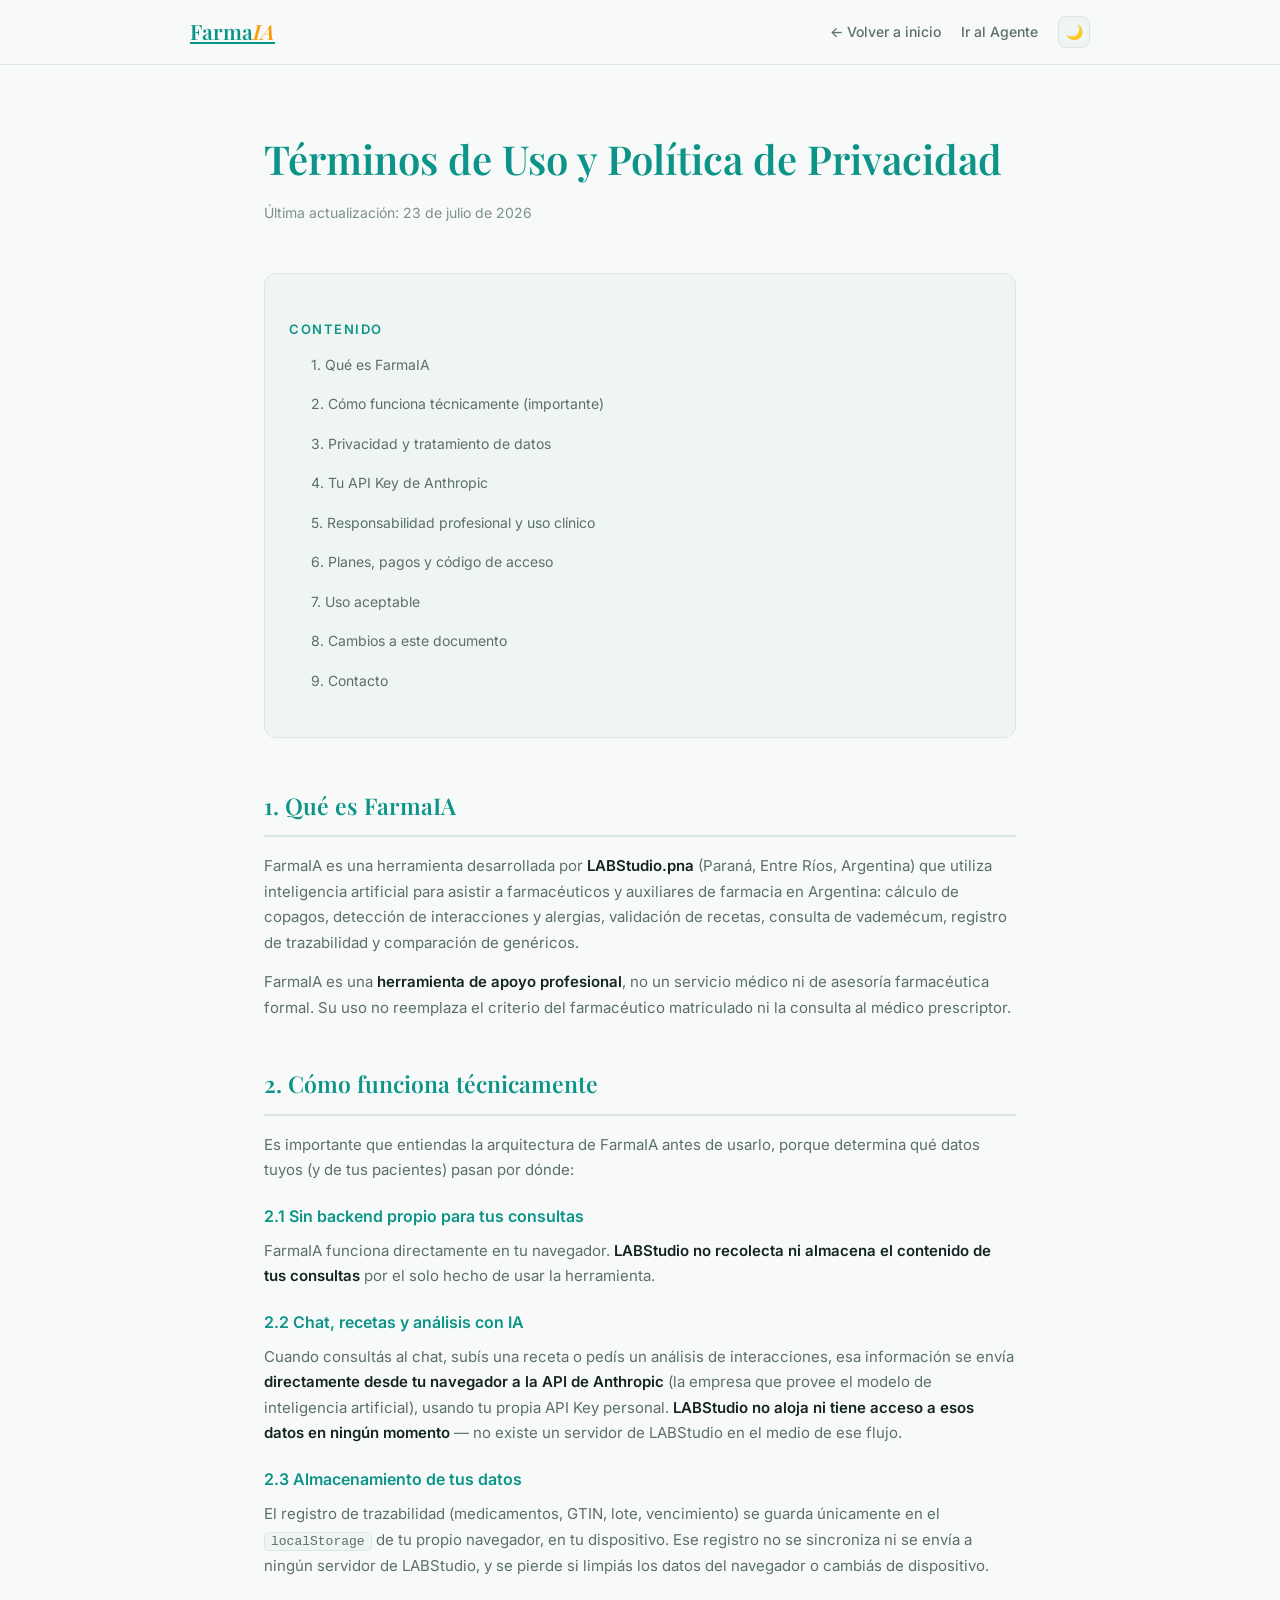
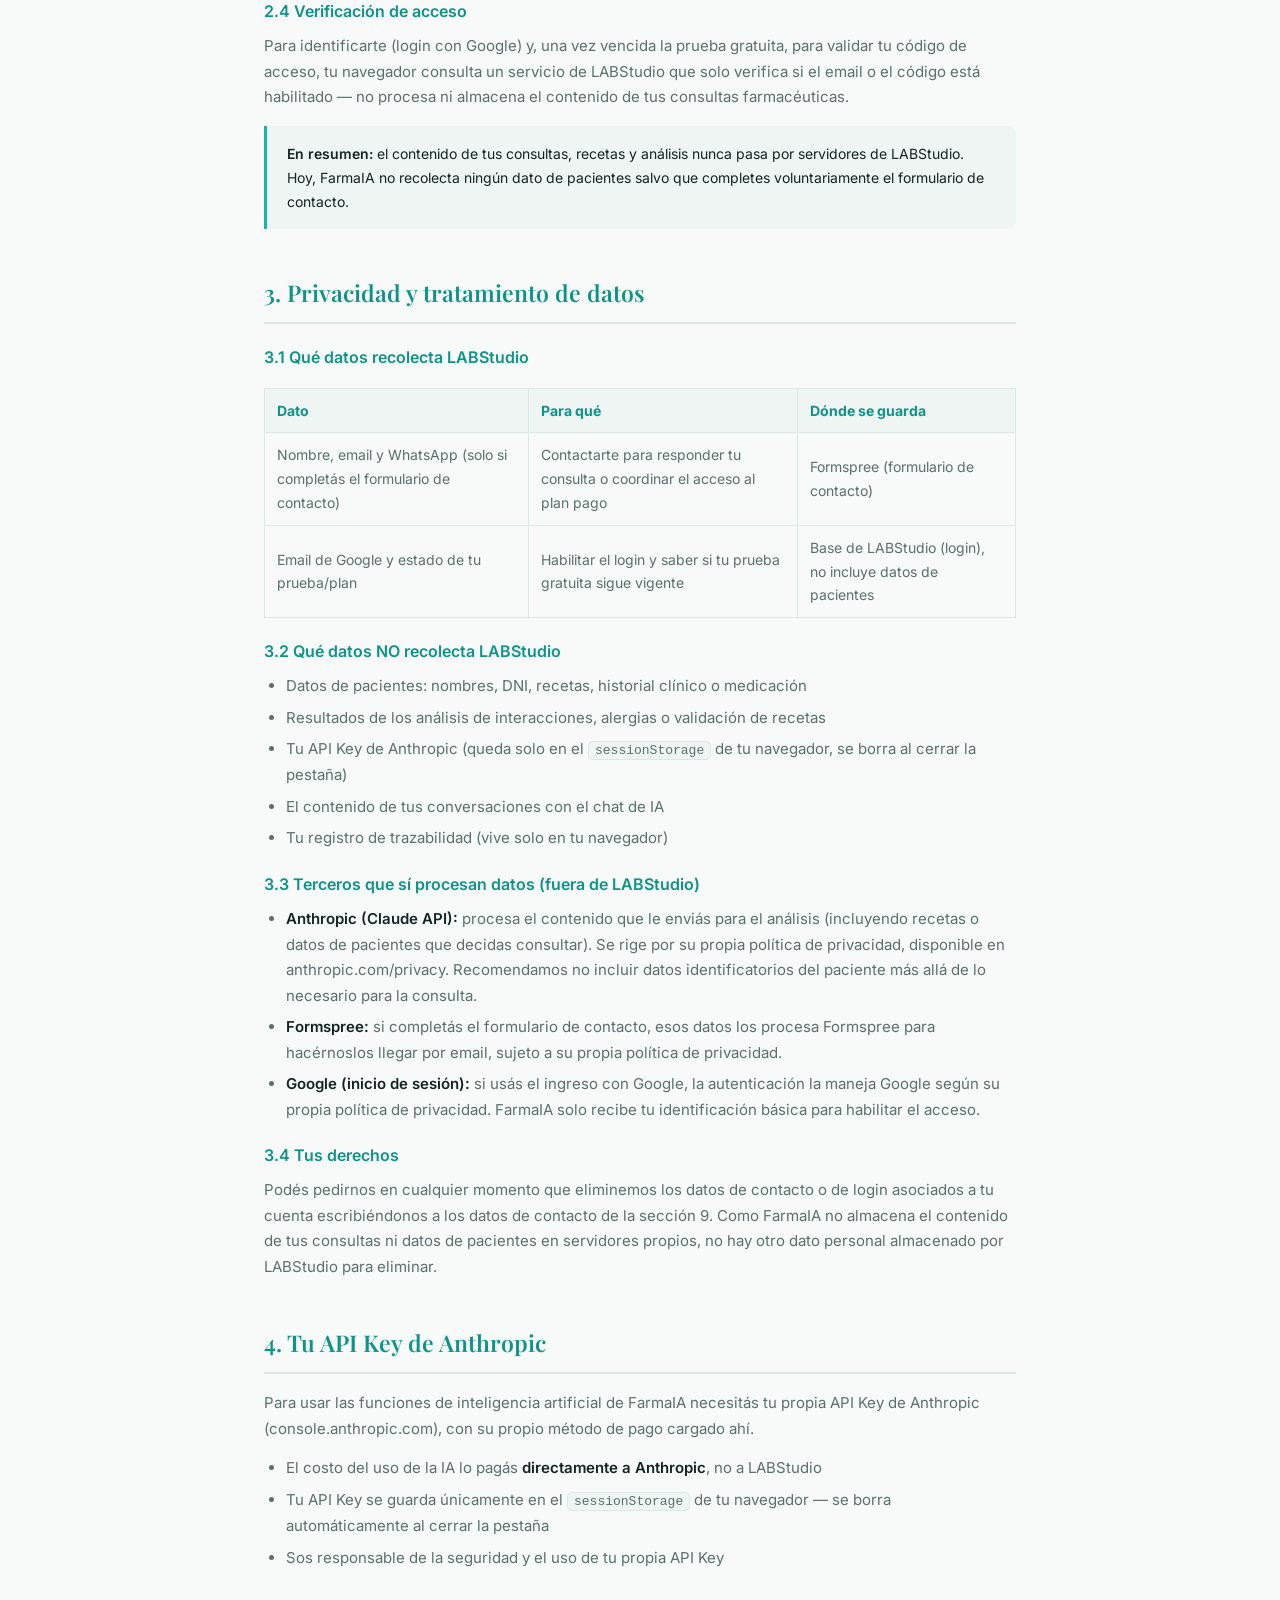
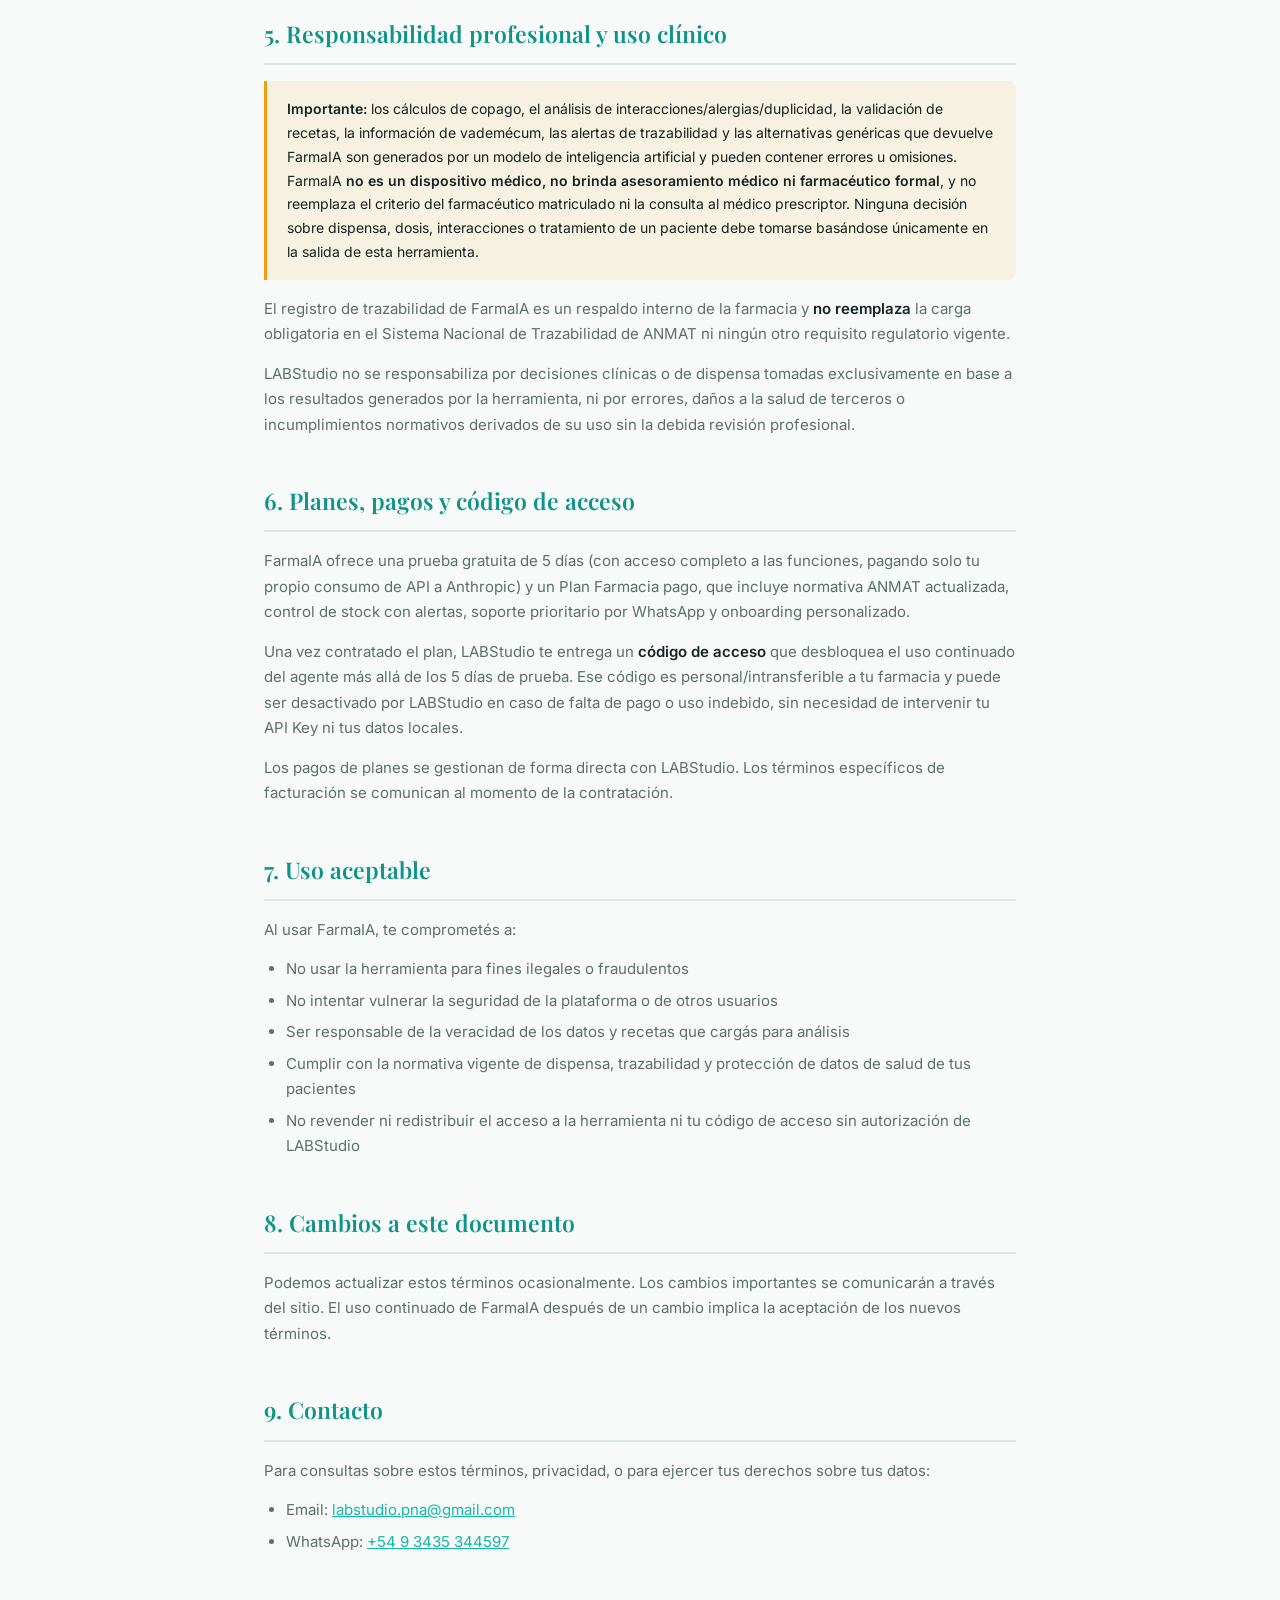
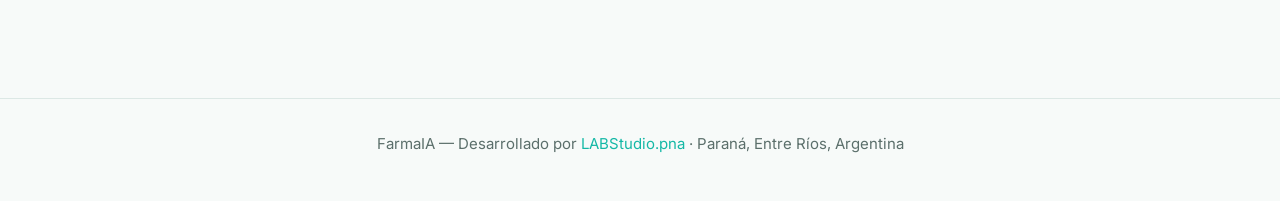
<file: terminos.html>
<!DOCTYPE html>
<html lang="es">
<head>
<meta charset="UTF-8">
<meta name="viewport" content="width=device-width, initial-scale=1.0">
<title>Términos y Privacidad — FarmaIA</title>
<meta name="description" content="Términos de uso y política de privacidad de FarmaIA, asistente farmacéutico con inteligencia artificial.">
<link rel="icon" type="image/png" sizes="32x32" href="favicon-32.png">
<link rel="icon" type="image/png" sizes="192x192" href="favicon-192.png">
<link rel="shortcut icon" href="favicon.ico">
<link href="https://fonts.googleapis.com/css2?family=Playfair+Display:ital,wght@0,500;0,600;0,700;1,500&family=Inter:wght@400;500;600;700&display=swap" rel="stylesheet">
<style>
*,*::before,*::after{box-sizing:border-box;margin:0;padding:0}
:root{
  --brand:#0D9488;--brand-light:#14B8A6;--accent:#F59E0B;
  --border:#DCE8E5;--text:#132422;--mid:#5B6F6B;--dim:#7C918D;
  --heading:#0D9488;
  --bg-page:#F7FAF9;--surface:#fff;--surface-2:#EEF5F3;
  --serif:'Playfair Display',Georgia,serif;
  --sans:'Inter',system-ui,sans-serif;
}
[data-theme="dark"]{
  --border:rgba(255,255,255,.12);--text:#EAF3F1;--mid:#9FB3AF;--dim:#7C918D;
  --heading:#5EEAD4;
  --bg-page:#0B1615;--surface:#152825;--surface-2:#111F1D;
}
body{font-family:var(--sans);color:var(--text);background:var(--bg-page);line-height:1.7;transition:background .2s,color .2s}

header{position:sticky;top:0;z-index:100;background:var(--bg-page);border-bottom:1px solid var(--border);padding:0 24px}
.nav{max-width:900px;margin:0 auto;height:64px;display:flex;align-items:center;justify-content:space-between}
.logo{font-family:var(--serif);font-weight:600;font-size:21px;color:var(--heading)}
.logo em{font-style:italic;color:var(--accent)}
.nav-links{display:flex;gap:20px;align-items:center}
.nav-links a{color:var(--mid);text-decoration:none;font-size:14px;font-weight:500}
.nav-links a:hover{color:var(--heading)}
#theme-toggle{background:var(--surface-2);border:1px solid var(--border);border-radius:8px;width:32px;height:32px;display:flex;align-items:center;justify-content:center;cursor:pointer;font-size:14px}

.container{max-width:800px;margin:0 auto;padding:60px 24px 100px}
h1{font-family:var(--serif);font-size:clamp(28px,4vw,40px);font-weight:600;color:var(--heading);margin-bottom:8px}
.subtitulo{color:var(--dim);font-size:14px;margin-bottom:48px}
.toc{background:var(--surface-2);border:1px solid var(--border);border-radius:12px;padding:24px;margin-bottom:48px}
.toc h3{font-size:13px;color:var(--heading);margin-bottom:12px;text-transform:uppercase;letter-spacing:.12em;font-family:var(--sans);font-weight:600}
.toc ul{list-style:none;display:flex;flex-direction:column;gap:8px}
.toc a{color:var(--mid);text-decoration:none;font-size:14px}
.toc a:hover{color:var(--brand-light)}

section{margin-bottom:44px;scroll-margin-top:80px}
h2{font-family:var(--serif);font-size:23px;font-weight:600;color:var(--heading);margin-bottom:16px;padding-bottom:10px;border-bottom:2px solid var(--border)}
h3{font-size:16px;font-weight:600;color:var(--heading);margin:20px 0 8px}
p{color:var(--mid);margin-bottom:14px;font-size:15px}
ul,ol{color:var(--mid);margin:0 0 14px 22px;font-size:15px}
li{margin-bottom:6px}
strong{color:var(--text);font-weight:600}
code{background:var(--surface-2);border:1px solid var(--border);border-radius:5px;padding:1px 6px;font-size:13px}

.highlight{background:var(--surface-2);border-left:3px solid var(--brand-light);border-radius:0 8px 8px 0;padding:16px 20px;margin:16px 0}
.highlight p{margin:0;color:var(--text);font-size:14px}
.warning{background:rgba(245,158,11,.10);border-left:3px solid var(--accent);border-radius:0 8px 8px 0;padding:16px 20px;margin:16px 0}
.warning p{margin:0;color:var(--text);font-size:14px}

table{width:100%;border-collapse:collapse;margin:16px 0;font-size:14px}
th{background:var(--surface-2);color:var(--heading);text-align:left;padding:10px 12px;border:1px solid var(--border)}
td{padding:10px 12px;border:1px solid var(--border);color:var(--mid)}

footer{border-top:1px solid var(--border);padding:32px 24px;text-align:center;color:var(--dim);font-size:13px}
footer a{color:var(--brand-light);text-decoration:none}

@media(max-width:640px){
  .container{padding:40px 16px 60px}
  .nav-links a:not(.nav-cta){display:none}
}
</style>
</head>
<body>

<header>
  <div class="nav">
    <a href="index.html" class="logo">Farma<em>IA</em></a>
    <div class="nav-links">
      <a href="index.html">← Volver a inicio</a>
      <a href="agente-farmacia.html">Ir al Agente</a>
      <button id="theme-toggle" onclick="toggleTheme()" title="Cambiar tema">🌙</button>
    </div>
  </div>
</header>

<div class="container">
  <h1>Términos de Uso y Política de Privacidad</h1>
  <p class="subtitulo">Última actualización: 23 de julio de 2026</p>

  <div class="toc">
    <h3>Contenido</h3>
    <ul>
      <li><a href="#que-es">1. Qué es FarmaIA</a></li>
      <li><a href="#como-funciona">2. Cómo funciona técnicamente (importante)</a></li>
      <li><a href="#privacidad">3. Privacidad y tratamiento de datos</a></li>
      <li><a href="#api-key">4. Tu API Key de Anthropic</a></li>
      <li><a href="#responsabilidad">5. Responsabilidad profesional y uso clínico</a></li>
      <li><a href="#planes">6. Planes, pagos y código de acceso</a></li>
      <li><a href="#uso-aceptable">7. Uso aceptable</a></li>
      <li><a href="#cambios">8. Cambios a este documento</a></li>
      <li><a href="#contacto">9. Contacto</a></li>
    </ul>
  </div>

  <section id="que-es">
    <h2>1. Qué es FarmaIA</h2>
    <p>FarmaIA es una herramienta desarrollada por <strong>LABStudio.pna</strong> (Paraná, Entre Ríos, Argentina) que utiliza inteligencia artificial para asistir a farmacéuticos y auxiliares de farmacia en Argentina: cálculo de copagos, detección de interacciones y alergias, validación de recetas, consulta de vademécum, registro de trazabilidad y comparación de genéricos.</p>
    <p>FarmaIA es una <strong>herramienta de apoyo profesional</strong>, no un servicio médico ni de asesoría farmacéutica formal. Su uso no reemplaza el criterio del farmacéutico matriculado ni la consulta al médico prescriptor.</p>
  </section>

  <section id="como-funciona">
    <h2>2. Cómo funciona técnicamente</h2>
    <p>Es importante que entiendas la arquitectura de FarmaIA antes de usarlo, porque determina qué datos tuyos (y de tus pacientes) pasan por dónde:</p>

    <h3>2.1 Sin backend propio para tus consultas</h3>
    <p>FarmaIA funciona directamente en tu navegador. <strong>LABStudio no recolecta ni almacena el contenido de tus consultas</strong> por el solo hecho de usar la herramienta.</p>

    <h3>2.2 Chat, recetas y análisis con IA</h3>
    <p>Cuando consultás al chat, subís una receta o pedís un análisis de interacciones, esa información se envía <strong>directamente desde tu navegador a la API de Anthropic</strong> (la empresa que provee el modelo de inteligencia artificial), usando tu propia API Key personal. <strong>LABStudio no aloja ni tiene acceso a esos datos en ningún momento</strong> — no existe un servidor de LABStudio en el medio de ese flujo.</p>

    <h3>2.3 Almacenamiento de tus datos</h3>
    <p>El registro de trazabilidad (medicamentos, GTIN, lote, vencimiento) se guarda únicamente en el <code>localStorage</code> de tu propio navegador, en tu dispositivo. Ese registro no se sincroniza ni se envía a ningún servidor de LABStudio, y se pierde si limpiás los datos del navegador o cambiás de dispositivo.</p>

    <h3>2.4 Verificación de acceso</h3>
    <p>Para identificarte (login con Google) y, una vez vencida la prueba gratuita, para validar tu código de acceso, tu navegador consulta un servicio de LABStudio que solo verifica si el email o el código está habilitado — no procesa ni almacena el contenido de tus consultas farmacéuticas.</p>

    <div class="highlight">
      <p><strong>En resumen:</strong> el contenido de tus consultas, recetas y análisis nunca pasa por servidores de LABStudio. Hoy, FarmaIA no recolecta ningún dato de pacientes salvo que completes voluntariamente el formulario de contacto.</p>
    </div>
  </section>

  <section id="privacidad">
    <h2>3. Privacidad y tratamiento de datos</h2>

    <h3>3.1 Qué datos recolecta LABStudio</h3>
    <table>
      <tr><th>Dato</th><th>Para qué</th><th>Dónde se guarda</th></tr>
      <tr><td>Nombre, email y WhatsApp (solo si completás el formulario de contacto)</td><td>Contactarte para responder tu consulta o coordinar el acceso al plan pago</td><td>Formspree (formulario de contacto)</td></tr>
      <tr><td>Email de Google y estado de tu prueba/plan</td><td>Habilitar el login y saber si tu prueba gratuita sigue vigente</td><td>Base de LABStudio (login), no incluye datos de pacientes</td></tr>
    </table>

    <h3>3.2 Qué datos NO recolecta LABStudio</h3>
    <ul>
      <li>Datos de pacientes: nombres, DNI, recetas, historial clínico o medicación</li>
      <li>Resultados de los análisis de interacciones, alergias o validación de recetas</li>
      <li>Tu API Key de Anthropic (queda solo en el <code>sessionStorage</code> de tu navegador, se borra al cerrar la pestaña)</li>
      <li>El contenido de tus conversaciones con el chat de IA</li>
      <li>Tu registro de trazabilidad (vive solo en tu navegador)</li>
    </ul>

    <h3>3.3 Terceros que sí procesan datos (fuera de LABStudio)</h3>
    <ul>
      <li><strong>Anthropic (Claude API):</strong> procesa el contenido que le enviás para el análisis (incluyendo recetas o datos de pacientes que decidas consultar). Se rige por su propia política de privacidad, disponible en anthropic.com/privacy. Recomendamos no incluir datos identificatorios del paciente más allá de lo necesario para la consulta.</li>
      <li><strong>Formspree:</strong> si completás el formulario de contacto, esos datos los procesa Formspree para hacérnoslos llegar por email, sujeto a su propia política de privacidad.</li>
      <li><strong>Google (inicio de sesión):</strong> si usás el ingreso con Google, la autenticación la maneja Google según su propia política de privacidad. FarmaIA solo recibe tu identificación básica para habilitar el acceso.</li>
    </ul>

    <h3>3.4 Tus derechos</h3>
    <p>Podés pedirnos en cualquier momento que eliminemos los datos de contacto o de login asociados a tu cuenta escribiéndonos a los datos de contacto de la sección 9. Como FarmaIA no almacena el contenido de tus consultas ni datos de pacientes en servidores propios, no hay otro dato personal almacenado por LABStudio para eliminar.</p>
  </section>

  <section id="api-key">
    <h2>4. Tu API Key de Anthropic</h2>
    <p>Para usar las funciones de inteligencia artificial de FarmaIA necesitás tu propia API Key de Anthropic (console.anthropic.com), con su propio método de pago cargado ahí.</p>
    <ul>
      <li>El costo del uso de la IA lo pagás <strong>directamente a Anthropic</strong>, no a LABStudio</li>
      <li>Tu API Key se guarda únicamente en el <code>sessionStorage</code> de tu navegador — se borra automáticamente al cerrar la pestaña</li>
      <li>Sos responsable de la seguridad y el uso de tu propia API Key</li>
    </ul>
  </section>

  <section id="responsabilidad">
    <h2>5. Responsabilidad profesional y uso clínico</h2>
    <div class="warning">
      <p><strong>Importante:</strong> los cálculos de copago, el análisis de interacciones/alergias/duplicidad, la validación de recetas, la información de vademécum, las alertas de trazabilidad y las alternativas genéricas que devuelve FarmaIA son generados por un modelo de inteligencia artificial y pueden contener errores u omisiones. FarmaIA <strong>no es un dispositivo médico, no brinda asesoramiento médico ni farmacéutico formal</strong>, y no reemplaza el criterio del farmacéutico matriculado ni la consulta al médico prescriptor. Ninguna decisión sobre dispensa, dosis, interacciones o tratamiento de un paciente debe tomarse basándose únicamente en la salida de esta herramienta.</p>
    </div>
    <p>El registro de trazabilidad de FarmaIA es un respaldo interno de la farmacia y <strong>no reemplaza</strong> la carga obligatoria en el Sistema Nacional de Trazabilidad de ANMAT ni ningún otro requisito regulatorio vigente.</p>
    <p>LABStudio no se responsabiliza por decisiones clínicas o de dispensa tomadas exclusivamente en base a los resultados generados por la herramienta, ni por errores, daños a la salud de terceros o incumplimientos normativos derivados de su uso sin la debida revisión profesional.</p>
  </section>

  <section id="planes">
    <h2>6. Planes, pagos y código de acceso</h2>
    <p>FarmaIA ofrece una prueba gratuita de 5 días (con acceso completo a las funciones, pagando solo tu propio consumo de API a Anthropic) y un Plan Farmacia pago, que incluye normativa ANMAT actualizada, control de stock con alertas, soporte prioritario por WhatsApp y onboarding personalizado.</p>
    <p>Una vez contratado el plan, LABStudio te entrega un <strong>código de acceso</strong> que desbloquea el uso continuado del agente más allá de los 5 días de prueba. Ese código es personal/intransferible a tu farmacia y puede ser desactivado por LABStudio en caso de falta de pago o uso indebido, sin necesidad de intervenir tu API Key ni tus datos locales.</p>
    <p>Los pagos de planes se gestionan de forma directa con LABStudio. Los términos específicos de facturación se comunican al momento de la contratación.</p>
  </section>

  <section id="uso-aceptable">
    <h2>7. Uso aceptable</h2>
    <p>Al usar FarmaIA, te comprometés a:</p>
    <ul>
      <li>No usar la herramienta para fines ilegales o fraudulentos</li>
      <li>No intentar vulnerar la seguridad de la plataforma o de otros usuarios</li>
      <li>Ser responsable de la veracidad de los datos y recetas que cargás para análisis</li>
      <li>Cumplir con la normativa vigente de dispensa, trazabilidad y protección de datos de salud de tus pacientes</li>
      <li>No revender ni redistribuir el acceso a la herramienta ni tu código de acceso sin autorización de LABStudio</li>
    </ul>
  </section>

  <section id="cambios">
    <h2>8. Cambios a este documento</h2>
    <p>Podemos actualizar estos términos ocasionalmente. Los cambios importantes se comunicarán a través del sitio. El uso continuado de FarmaIA después de un cambio implica la aceptación de los nuevos términos.</p>
  </section>

  <section id="contacto">
    <h2>9. Contacto</h2>
    <p>Para consultas sobre estos términos, privacidad, o para ejercer tus derechos sobre tus datos:</p>
    <ul>
      <li>Email: <a href="mailto:labstudio.pna@gmail.com" style="color:var(--brand-light)">labstudio.pna@gmail.com</a></li>
      <li>WhatsApp: <a href="https://wa.me/5493435344597" style="color:var(--brand-light)">+54 9 3435 344597</a></li>
    </ul>
  </section>
</div>

<footer>
  <p>FarmaIA — Desarrollado por <a href="https://labstudiopna.github.io" target="_blank">LABStudio.pna</a> · Paraná, Entre Ríos, Argentina</p>
</footer>

<script>
  (function() {
    const savedTheme = localStorage.getItem('farmaia_theme') || 'light';
    if (savedTheme === 'dark') document.documentElement.setAttribute('data-theme', 'dark');
  })();
  function applyTheme(theme) {
    if (theme === 'dark') document.documentElement.setAttribute('data-theme', 'dark');
    else document.documentElement.removeAttribute('data-theme');
    const btn = document.getElementById('theme-toggle');
    if (btn) btn.textContent = theme === 'dark' ? '☀️' : '🌙';
  }
  function toggleTheme() {
    const current = document.documentElement.getAttribute('data-theme') === 'dark' ? 'dark' : 'light';
    const next = current === 'dark' ? 'light' : 'dark';
    localStorage.setItem('farmaia_theme', next);
    applyTheme(next);
  }
  document.addEventListener('DOMContentLoaded', () => {
    applyTheme(localStorage.getItem('farmaia_theme') || 'light');
  });
</script>

</body>
</html>
</file>
<file: bento.css>
*,*::before,*::after{box-sizing:border-box;margin:0;padding:0}
html{scroll-behavior:smooth}
body{font-family:var(--sans);color:var(--text);background:var(--bg);line-height:1.6;-webkit-font-smoothing:antialiased}
a{color:inherit}
.container{max-width:1180px;margin:0 auto;padding:0 32px}
.icon{width:20px;height:20px;display:inline-block;vertical-align:middle}
.icon svg{width:100%;height:100%}

/* NAV */
nav{position:sticky;top:0;z-index:100;background:rgba(10,16,28,.86);backdrop-filter:blur(14px);border-bottom:3px solid var(--brand);padding:0 32px;height:66px;display:flex;align-items:center;justify-content:space-between}
.logo{display:flex;align-items:center;gap:10px;text-decoration:none}
.logo img{width:34px;height:34px;border-radius:9px}
.logo-name{font-family:var(--serif);font-size:21px;font-weight:700;color:#fff}
.logo-name em{font-style:italic;color:var(--brand-soft)}
.nav-links{display:flex;align-items:center;gap:30px;list-style:none}
.nav-links a{font-size:14px;font-weight:500;color:var(--mid);text-decoration:none;transition:color .2s}
.nav-links a:hover{color:#fff}
.nav-cta{background:linear-gradient(135deg,var(--brand),var(--brand-2));color:#fff!important;padding:10px 22px;border-radius:9px;font-weight:600;font-size:14px;box-shadow:0 4px 18px color-mix(in srgb, var(--brand) 30%, transparent);transition:all .2s!important;white-space:nowrap}
.nav-cta:hover{transform:translateY(-2px);box-shadow:0 8px 26px color-mix(in srgb, var(--brand) 40%, transparent)!important}
.hamburger{display:none;flex-direction:column;gap:5px;background:none;border:none;cursor:pointer;padding:8px}
.hamburger span{width:22px;height:2px;background:#fff;border-radius:2px;transition:all .3s}
.hamburger.active span:nth-child(1){transform:rotate(45deg) translate(6px,6px)}
.hamburger.active span:nth-child(2){opacity:0}
.hamburger.active span:nth-child(3){transform:rotate(-45deg) translate(6px,-6px)}
.mobile-menu{display:none;position:fixed;top:66px;left:0;right:0;bottom:0;background:var(--bg);border-top:1px solid var(--border);flex-direction:column;padding:16px;z-index:150;overflow-y:auto}
.mobile-menu.active{display:flex}
.mobile-menu a{padding:14px 12px;color:var(--mid);text-decoration:none;font-weight:500;border-bottom:1px solid var(--border-soft)}
.mobile-menu .nav-cta{margin:14px 12px;text-align:center}

/* BUTTONS */
.btn{display:inline-flex;align-items:center;gap:8px;padding:13px 24px;border-radius:11px;font-weight:600;font-size:14.5px;text-decoration:none;transition:all .2s;border:none;cursor:pointer;font-family:var(--sans)}
.btn-primary{background:linear-gradient(135deg,var(--brand),var(--brand-2));color:#fff;box-shadow:0 4px 20px color-mix(in srgb, var(--brand) 32%, transparent)}
.btn-primary:hover{transform:translateY(-2px);box-shadow:0 10px 28px color-mix(in srgb, var(--brand) 42%, transparent)}
.btn-ghost{background:rgba(255,255,255,.03);color:#fff;border:1px solid var(--border)}
.btn-ghost:hover{background:rgba(255,255,255,.06);border-color:#33445e}

/* HERO */
.hero{position:relative;padding:76px 0 60px;overflow:hidden}
.hero-glow{position:absolute;top:-160px;right:-140px;width:520px;height:520px;background:radial-gradient(circle,color-mix(in srgb, var(--brand-2) 28%, transparent),transparent 70%);border-radius:50%;pointer-events:none}
.hero-glow-2{position:absolute;bottom:-120px;left:-120px;width:420px;height:420px;background:radial-gradient(circle,color-mix(in srgb, var(--brand) 22%, transparent),transparent 70%);pointer-events:none}
.hero-grid{position:relative;z-index:1;display:grid;grid-template-columns:1fr 1fr;gap:48px;align-items:center}
.pill{display:inline-flex;align-items:center;gap:8px;background:color-mix(in srgb, var(--brand) 10%, transparent);border:1px solid color-mix(in srgb, var(--brand) 35%, transparent);color:var(--brand-soft);font-size:12.5px;font-weight:600;padding:7px 16px;border-radius:999px;margin-bottom:22px}
.pill .dot{width:7px;height:7px;background:var(--brand-soft);border-radius:50%;animation:pulse 2s infinite}
@keyframes pulse{0%,100%{opacity:1}50%{opacity:.3}}
.hero h1{font-family:var(--serif);font-size:clamp(32px,4vw,46px);font-weight:700;line-height:1.14;margin-bottom:18px;color:#fff}
.hero h1 em{font-style:italic;color:var(--brand-soft)}
.hero p.lead{font-size:16.5px;color:var(--mid);max-width:460px;line-height:1.7;margin-bottom:28px}
.hero-cta{display:flex;gap:12px;flex-wrap:wrap;margin-bottom:34px}
.hero-stats{display:flex;gap:30px;flex-wrap:wrap}
.hstat b{display:block;font-family:var(--serif);font-size:24px;font-weight:700;color:#fff}
.hstat span{font-size:12px;color:var(--dim)}

/* HERO BENTO DEMO */
.hero-bento{display:grid;grid-template-columns:1.3fr 1fr 1fr;gap:12px;position:relative;z-index:1}
.hb-tile{background:var(--bg-2);border:1px solid var(--border);border-radius:14px;padding:16px;transition:transform .12s ease,box-shadow .12s ease,border-color .12s ease;position:relative;overflow:hidden}
.hb-tile::before{content:"";position:absolute;inset:0;border-radius:inherit;background:radial-gradient(180px circle at var(--mx,50%) var(--my,50%),rgba(96,165,250,.16),transparent 60%);opacity:0;transition:opacity .2s ease;pointer-events:none}
.hb-tile:hover::before{opacity:1}
.hb-tile:hover{border-color:#2c3c56;box-shadow:0 14px 30px rgba(0,0,0,.35)}
.hb-tag{font-size:10px;font-family:var(--mono);color:var(--dim);letter-spacing:.06em;margin-bottom:10px;text-transform:uppercase}
.hb-chat-u{background:var(--bg-3);border-radius:9px;padding:9px 12px;font-size:12px;color:#C9D3DC;margin-bottom:7px}
.hb-chat-a{background:color-mix(in srgb, var(--brand) 10%, transparent);border:1px solid color-mix(in srgb, var(--brand) 25%, transparent);border-radius:9px;padding:9px 12px;font-size:12px;color:var(--brand-soft)}
.hb-big{font-size:23px;font-weight:700;color:var(--brand-2-soft);font-family:var(--serif)}
.hb-big.g{color:var(--brand-soft)}
.hb-lbl{font-size:10.5px;color:var(--dim);margin-top:2px}
.hb-wide{grid-column:span 2}
.hb-badges{display:flex;gap:6px;margin-top:8px;flex-wrap:wrap}
.hb-badge{font-size:10px;padding:3px 9px;border-radius:999px;font-weight:600}
.hb-badge.r{background:rgba(248,113,113,.15);color:var(--red)}
.hb-badge.a{background:rgba(245,158,11,.15);color:var(--amber)}
.hb-badge.g{background:color-mix(in srgb, var(--ok) 15%, transparent);color:var(--ok-soft)}

/* SECTION HEAD */
section{padding:80px 0}
.section-head{max-width:620px;margin:0 auto 50px;text-align:center}
.eyebrow{display:block;font-size:11px;font-weight:700;letter-spacing:.2em;text-transform:uppercase;color:var(--brand-soft);margin-bottom:12px}
.section-head h2{font-family:var(--serif);font-size:clamp(26px,3.2vw,38px);font-weight:700;color:#fff;margin-bottom:12px;line-height:1.25}
.section-head p{font-size:15.5px;color:var(--mid);line-height:1.7}

/* TRUST STRIP */
.trust{background:var(--bg-soft);border-top:1px solid var(--border-soft);border-bottom:1px solid var(--border-soft);padding:38px 0}
.trust-grid{display:grid;grid-template-columns:repeat(4,1fr);gap:24px;text-align:center}
.tstat b{display:block;font-family:var(--serif);font-size:30px;font-weight:700;color:#fff}
.tstat b em{color:var(--brand-soft);font-style:normal}
.tstat span{font-size:12px;color:var(--dim)}

/* BENTO FEATURES */
.bento-grid{display:grid;grid-template-columns:repeat(4,1fr);grid-auto-rows:minmax(150px,auto);gap:14px}
.bento{background:var(--bg-2);border:1px solid var(--border);border-radius:var(--radius);padding:24px;position:relative;overflow:hidden;transition:transform .12s ease,box-shadow .12s ease,border-color .12s ease}
.bento::before{content:"";position:absolute;inset:0;border-radius:inherit;background:radial-gradient(220px circle at var(--mx,50%) var(--my,50%),rgba(255,255,255,.05),transparent 60%);opacity:0;transition:opacity .25s ease;pointer-events:none}
.bento:hover::before{opacity:1}
.bento:hover{border-color:#2c3c56;box-shadow:0 16px 36px rgba(0,0,0,.35)}
.bento .icon-wrap{width:42px;height:42px;border-radius:11px;background:color-mix(in srgb, var(--brand) 12%, transparent);color:var(--brand-soft);display:flex;align-items:center;justify-content:center;margin-bottom:16px}
.bento h3{font-family:var(--serif);font-size:17px;font-weight:700;color:#fff;margin-bottom:8px}
.bento p{font-size:13.5px;color:var(--mid);line-height:1.6}
.bento .badge-new{position:absolute;top:18px;right:18px;font-size:10px;font-weight:700;background:rgba(245,158,11,.15);color:var(--amber);padding:3px 9px;border-radius:999px;letter-spacing:.03em}
.b-2x2{grid-column:span 2;grid-row:span 2}
.b-2x1{grid-column:span 2}
.b-1x1{grid-column:span 1}
.bento-hero-visual{margin-top:16px;background:var(--bg-3);border:1px solid var(--border-soft);border-radius:11px;padding:14px;font-size:12px}
.bhv-row{display:flex;justify-content:space-between;padding:5px 0;color:var(--mid);border-bottom:1px dashed var(--border-soft)}
.bhv-row:last-child{border:none}
.bhv-row b{color:var(--brand-soft);font-family:var(--mono);font-weight:600}
.bento-chat-visual{margin-top:14px}

/* INCLUDED LIST */
.included{margin-top:44px;background:var(--bg-soft);border:1px solid var(--border-soft);border-radius:var(--radius);padding:32px}
.included-head{display:flex;align-items:center;justify-content:space-between;margin-bottom:22px;flex-wrap:wrap;gap:10px}
.included-head h4{font-family:var(--serif);font-size:17px;color:#fff;font-weight:700}
.included-head span{font-size:12.5px;color:var(--dim)}
.included-grid{display:grid;grid-template-columns:repeat(2,1fr);gap:10px 24px}
.inc-item{display:flex;align-items:center;gap:10px;font-size:13.5px;color:var(--mid);padding:8px 0;border-bottom:1px solid var(--border-soft)}
.inc-item .icon{color:var(--brand-soft);flex-shrink:0}
.inc-item b{color:#fff;font-weight:600}

/* STEPS */
.steps-wrap{max-width:800px;margin:0 auto;position:relative}
.steps-wrap::before{content:"";position:absolute;left:27px;top:30px;bottom:30px;width:2px;background:linear-gradient(to bottom,var(--brand-2),var(--brand))}
.step{display:flex;gap:26px;padding:24px 0;position:relative}
.stepn{width:54px;height:54px;border-radius:50%;background:var(--bg-2);border:2px solid var(--brand);color:var(--brand-soft);font-family:var(--serif);font-size:20px;font-weight:700;display:flex;align-items:center;justify-content:center;flex-shrink:0;z-index:1}
.stept{font-family:var(--serif);font-size:19px;font-weight:700;color:#fff;margin-bottom:6px}
.stepd{font-size:14px;color:var(--mid);line-height:1.65;max-width:480px}
.stag{display:inline-block;background:color-mix(in srgb, var(--brand) 12%, transparent);color:var(--brand-soft);font-size:11px;font-weight:600;padding:3px 11px;border-radius:999px;margin-top:9px}

/* PRICING */
.pgrid{max-width:900px;margin:0 auto;display:grid;grid-template-columns:1fr 1fr;gap:20px;align-items:stretch}
.plan{background:var(--bg-2);border:1px solid var(--border);border-radius:20px;padding:32px 28px;display:flex;flex-direction:column;position:relative;transition:transform .2s ease}
.plan.feat{border-color:var(--brand);box-shadow:0 0 0 1px color-mix(in srgb, var(--brand) 30%, transparent),0 20px 50px color-mix(in srgb, var(--brand) 12%, transparent)}
.plan-badge{position:absolute;top:-13px;left:28px;background:var(--brand);color:#062318;font-size:10.5px;font-weight:700;padding:4px 14px;border-radius:999px;letter-spacing:.03em}
.plan h3{font-size:12.5px;text-transform:uppercase;letter-spacing:.12em;color:var(--dim);font-weight:700;margin-bottom:12px}
.plan .price{font-family:var(--serif);font-size:38px;font-weight:700;color:#fff;margin-bottom:4px}
.plan .price small{font-size:14px;color:var(--dim);font-weight:400;font-family:var(--sans)}
.plan .period{font-size:12.5px;color:var(--dim);margin-bottom:22px}
.plan ul{list-style:none;flex:1;margin-bottom:26px;display:flex;flex-direction:column;gap:10px}
.plan li{font-size:13.5px;color:var(--mid);display:flex;gap:9px;align-items:flex-start}
.plan li .icon{color:var(--brand-soft);flex-shrink:0;margin-top:1px}

/* COMPARISON TABLE */
.compare-wrap{max-width:860px;margin:0 auto;background:var(--bg-2);border:1px solid var(--border);border-radius:var(--radius);overflow:hidden}
table.compare{width:100%;border-collapse:collapse;font-size:13.5px}
table.compare th{padding:16px 20px;text-align:left;background:var(--bg-soft);font-weight:700}
table.compare th:first-child{color:var(--mid);font-family:var(--sans);font-weight:600}
table.compare th:nth-child(2){color:var(--brand-soft)}
table.compare th:nth-child(3){color:var(--dim)}
table.compare td{padding:14px 20px;color:var(--mid);border-top:1px solid var(--border-soft)}
table.compare td:first-child{color:#fff;font-weight:600}
table.compare td strong{color:var(--brand-soft)}

/* FAQ */
.faq-wrap{max-width:760px;margin:0 auto}
.faqitem{border:1px solid var(--border);border-radius:12px;margin-bottom:12px;overflow:hidden;transition:border-color .2s}
.faqitem.open{border-color:var(--brand)}
.faqq{padding:19px 22px;cursor:pointer;display:flex;justify-content:space-between;align-items:center;font-weight:600;color:#fff;font-size:14.5px;user-select:none}
.faqico{font-size:20px;font-weight:300;color:var(--brand-soft);transition:transform .2s}
.faqitem.open .faqico{transform:rotate(45deg)}
.faqa{padding:0 22px;max-height:0;overflow:hidden;transition:all .3s;color:var(--mid);font-size:13.5px;line-height:1.7}
.faqitem.open .faqa{padding:0 22px 20px;max-height:300px}

/* CTA FINAL */
.cta-final{background:linear-gradient(135deg,#0D1F3D,#0A2E28);border:1px solid var(--border);border-radius:24px;padding:56px 40px;text-align:center;position:relative;overflow:hidden}
.cta-final::before{content:"";position:absolute;top:-100px;left:50%;transform:translateX(-50%);width:500px;height:300px;background:radial-gradient(ellipse,color-mix(in srgb, var(--brand) 20%, transparent),transparent 70%);pointer-events:none}
.cta-final h2{font-family:var(--serif);font-size:clamp(26px,3.5vw,38px);color:#fff;margin-bottom:12px;position:relative}
.cta-final p{color:var(--mid);max-width:460px;margin:0 auto 26px;position:relative}
.cta-final .hero-cta{justify-content:center;margin-bottom:0;position:relative}
.cta-note{font-size:12.5px;color:var(--dim);margin-top:22px;position:relative}

/* CONTACT */
.contact-wrap{max-width:560px;margin:0 auto}
.cform{display:flex;flex-direction:column;gap:16px;margin-top:36px}
.cfield label{display:block;font-size:12.5px;font-weight:600;color:var(--mid);margin-bottom:7px}
.cfield input,.cfield textarea{width:100%;background:var(--bg-2);border:1px solid var(--border);border-radius:11px;padding:12px 15px;font-size:14.5px;color:#fff;font-family:var(--sans)}
.cfield input:focus,.cfield textarea:focus{outline:none;border-color:var(--brand)}
.cfield textarea{min-height:100px;resize:vertical}
.cform-submit{background:linear-gradient(135deg,var(--brand),var(--brand-2));color:#fff;border:none;padding:14px;border-radius:11px;font-weight:600;font-size:14.5px;cursor:pointer}
.cform-status{font-size:13.5px;padding:12px;border-radius:9px;text-align:center;display:none}
.cform-status.show{display:block}
.cform-status.ok{background:color-mix(in srgb, var(--brand) 12%, transparent);color:var(--brand-soft)}
.cform-status.err{background:rgba(248,113,113,.12);color:var(--red)}

/* FOOTER */
footer.site{border-top:1px solid var(--border-soft);padding:52px 0 30px;background:var(--bg-soft)}
.foot-grid{display:grid;grid-template-columns:2fr 1fr 1fr;gap:36px;padding-bottom:32px;border-bottom:1px solid var(--border-soft);margin-bottom:22px}
.foot-brand .logo-name{font-size:22px}
.foot-brand p{font-size:13px;color:var(--dim);line-height:1.65;margin-top:12px;max-width:300px}
.foot-links b{color:#fff;font-size:13px;display:block;margin-bottom:14px}
.foot-links a{display:block;color:var(--mid);text-decoration:none;font-size:13px;margin-bottom:10px}
.foot-links a:hover{color:var(--brand-soft)}
.foot-bottom{display:flex;justify-content:space-between;flex-wrap:wrap;gap:8px;font-size:12px;color:var(--dim)}
.foot-bottom a{color:var(--brand-soft);text-decoration:none}

@media(max-width:920px){
  .hero-grid{grid-template-columns:1fr}
  .hero-bento{margin-top:10px}
  .bento-grid{grid-template-columns:repeat(2,1fr)}
  .b-2x2,.b-2x1{grid-column:span 2}
  .trust-grid{grid-template-columns:repeat(2,1fr);gap:20px}
  .pgrid{grid-template-columns:1fr}
  .foot-grid{grid-template-columns:1fr;text-align:left}
  .included-grid{grid-template-columns:1fr}
}
@media(max-width:768px){
  .nav-links{display:none}
  .hamburger{display:flex}
  nav{padding:0 18px;height:58px}
}
@media(max-width:640px){
  .container{padding:0 18px}
  .hero{padding:44px 0 36px}
  .hero-bento{grid-template-columns:1fr 1fr}
  .hb-wide{grid-column:span 2}
  section{padding:56px 0}
  .bento-grid{grid-template-columns:1fr}
  .b-2x2,.b-2x1,.b-1x1{grid-column:span 1}
  .hero-cta{flex-direction:column;align-items:stretch}
  .hero-cta .btn{width:100%;justify-content:center}
  .trust-grid{grid-template-columns:1fr 1fr}
  table.compare{font-size:12px}
  table.compare th,table.compare td{padding:11px 12px}
}
</file>
